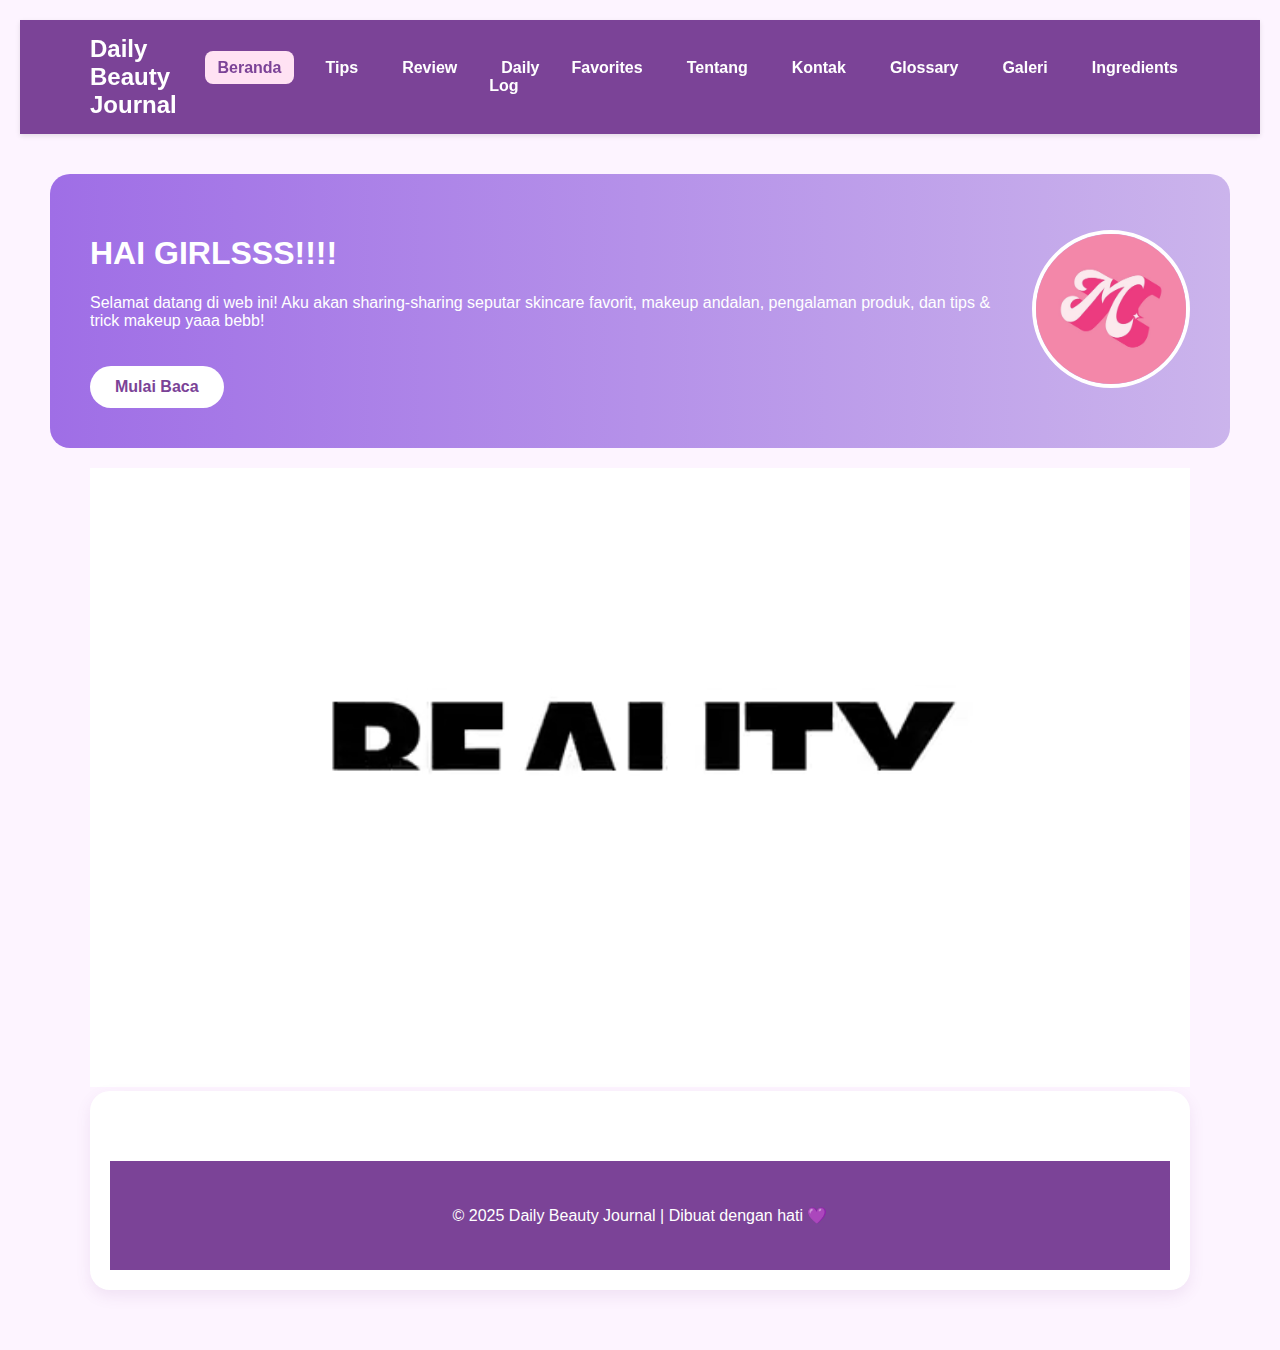
<file: index.html>
<!DOCTYPE html>
<html lang="id">
<head>
  <meta charset="UTF-8" />
  <meta name="viewport" content="width=device-width, initial-scale=1.0"/>
  <title>Daily Beauty Journal - Beranda</title>
  <link rel="stylesheet" href="style.css">
</head>
<body>
  <header>
    <div class="container">
      <div class="logo">Daily Beauty Journal</div>
      <nav>
          <ul>
              <li><a href="index.html" class="active">Beranda</a></li>
              <li><a href="tips.html">Tips</a></li>
              <li><a href="riview.html">Review</a></li>
              <li><a href="daily log.html">Daily Log</a></li>
              <li><a href="favorite.html">Favorites</a></li>
              <li><a href="tentang.html">Tentang</a></li>
              <li><a href="kontak.html">Kontak</a></li>
              <li><a href="glossary.html">Glossary</a></li>
              <li><a href="galeri.html">Galeri</a></li>
              <Li><a href="ingredients.html">Ingredients</a></Li>
          </ul>
      </nav>
    </div>
  </header>

  <main>
    <section class="hero">
      <div class="container">
        <div class="hero-content">
          <h1>HAI GIRLSSS!!!!</h1>
          <p>Selamat datang di web ini! Aku akan sharing-sharing seputar skincare favorit, makeup andalan, pengalaman produk, dan tips & trick makeup yaaa bebb!</p>
          <a href="daily log.html" class="button">Mulai Baca</a>
        </div>
        <div class="hero-image">
          <img src="aset/logoM.jpeg" alt="Avatar">
        </div>
      </div>
    </section>

    <div class="container">
      <h></h></h2>
<video autoplay loop muted playsinline width="100%">
  <source src="aset/vidio web 11.mp4" type="video/mp4">
</video>


      <div class="content-grid">
        <div class="card favorite-item">
         

  <footer>
    <div class="container">
      <p>© 2025 Daily Beauty Journal | Dibuat dengan hati 💜</p>
    </div>
  </footer>
</body>
</html>
</file>
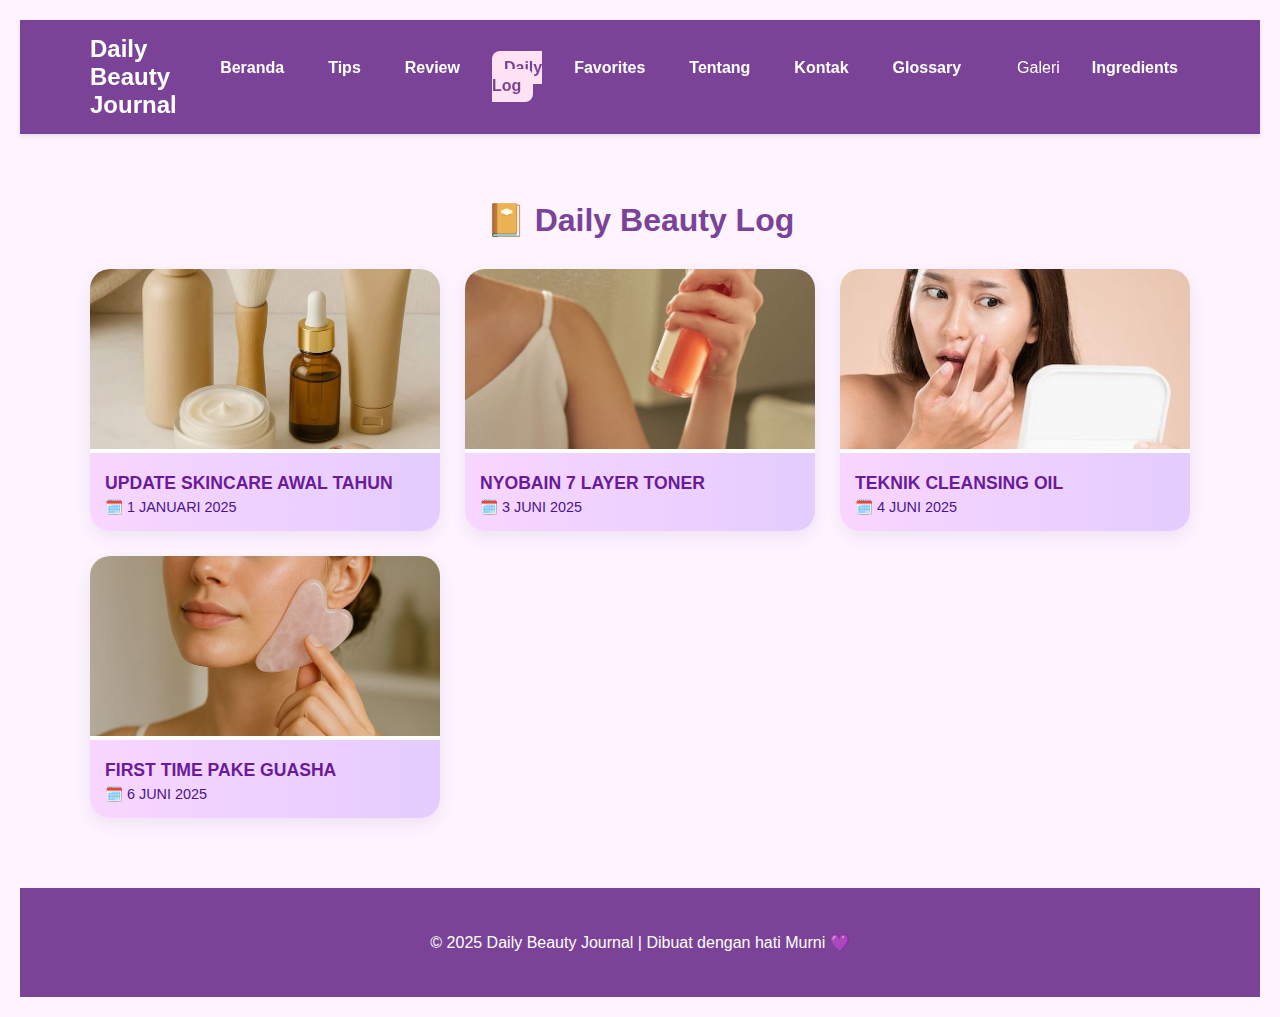
<file: daily log.html>
<!DOCTYPE html>
<html lang="id">
<head>
  <meta charset="UTF-8">
  <meta name="viewport" content="width=device-width, initial-scale=1.0">
  <title>Daily Log - Daily Beauty Journal</title>
  <link rel="stylesheet" href="style.css">
</head>
<body>
  <header>
    <div class="container">
      <div class="logo">Daily Beauty Journal</div>
      <nav>
          <ul>
            <li><a href="index.html">Beranda</a></li>
            <li><a href="tips.html">Tips</a></li>
            <li><a href="riview.html">Review</a></li>
            <li><a href="daily log.html" class="active">Daily Log</a></li>
            <li><a href="favorite.html">Favorites</a></li>
            <li><a href="tentang.html">Tentang</a></li>
            <li><a href="kontak.html">Kontak</a></li>
            <li><a href="glossary.html">Glossary</a></li>
            <li><a href="galeri.html"></a>Galeri</li>
            <li><A href="ingredients.html">Ingredients</a></li>
          </ul>
      </nav>
    </div>
  </header>

  <main class="container">
    <h2>📔 Daily Beauty Log</h2>
    <div class="content-grid">
      <div class="card" onclick="openModal('log1')">
        <img src="aset/skincare awal tahun dl.jpg" alt="Log 1">
        <div class="card-info"><h4>UPDATE SKINCARE AWAL TAHUN</h4><div class="date">🗓️ 1 JANUARI 2025</div></div>
      </div>
      <div class="card" onclick="openModal('log2')">
        <img src="aset/teknik toner 7 lapis.jpg" alt="Log 2">
        <div class="card-info"><h4>NYOBAIN 7 LAYER TONER</h4><div class="date">🗓️ 3 JUNI 2025</div></div>
      </div>
      <div class="card" onclick="openModal('log3')">
        <img src="aset/cleansing oil teknik.jpg" alt="Log 3">
        <div class="card-info"><h4>TEKNIK CLEANSING OIL</h4><div class="date">🗓️ 4 JUNI 2025</div></div>
      </div>
      <div class="card" onclick="openModal('log4')">
        <img src="aset/guasha.jpeg" alt="Log 4">
        <div class="card-info"><h4>FIRST TIME PAKE GUASHA</h4><div class="date">🗓️ 6 JUNI 2025</div></div>
      </div>
    </div>
  </main>

  <footer>
    <div class="container">
      <p>© 2025 Daily Beauty Journal | Dibuat dengan hati Murni 💜</p>
    </div>
  </footer>

  <div id="log1" class="modal"><div class="modal-content"><span class="close-btn" onclick="closeModal('log1')">&times;</span><h3>Update Skincare Awal Tahun</h3><p>Kulitku tiba-tiba semakin kering, jadi harus ganti produk dari brightening ke hydrating dulu. Produk yang aku pakai: ✨Wardah Hydra Rose, ✨Azarine Hydramax Serum, ✨Hatomugi Skin Conditioning, ✨2 hari sekali pakai sheetmask. Aku update 2 minggu lagi ya, ini udah jalan 3 hari dan sudah membaik.</p></div></div>
  <div id="log2" class="modal"><div class="modal-content"><span class="close-btn" onclick="closeModal('log2')">&times;</span><h3>Nyobain Teknik Toner 7 Layer</h3><p>Karena aku dry skin, tertarik banget nyobain ini pakai 💦HATOMUGI SKIN CONDITIONER. Yang aku rasain sih udah pasti jadi lembab banget dan glowing. Tapi ini bakalan aku pakai lagi kalau kulit lagi bener-bener kering aja, karena kalau setiap hari cukup makan waktu dan khawatir overmoist.</p></div></div>
  <div id="log3" class="modal"><div class="modal-content"><span class="close-btn" onclick="closeModal('log3')">&times;</span><h3>Teknik Mengeluarkan Komedo dengan Cleansing Oil</h3><p>Aku coba pakai cleansing oil ✨Hadalabo. Aku pijat di wajah sekitar 4-5 menitan, dan BOOM beneran keluar komedo kecil-kecil mirip wijen! Terutama di hidung dan dagu. Setelah pemakaian, kulit jadi bersih dan halus. Tapi besok paginya timbul beberapa jerawat di jidat. Masih cari tahu kenapa, akan ku-update lagi.</p></div></div>
  <div id="log4" class="modal"><div class="modal-content"><span class="close-btn" onclick="closeModal('log4')">&times;</span><h3>First Time Pakai Guasha</h3><p>Aku FOMO lihat influencer, akhirnya beli guasha murah di Shopee. Aku coba pakai face oil dan tutorial YouTube. Rasanya enak, rileks, dan bikin skincare meresap. Setelah cari tahu, guasha bukan menaikkan wajah, tapi lebih ke melancarkan peredaran darah, sehingga wajah terlihat lebih segar.</p></div></div>

  <script>function openModal(id){document.getElementById(id).style.display='flex'}function closeModal(id){document.getElementById(id).style.display='none'}</script>
</body>
</html>
</file>
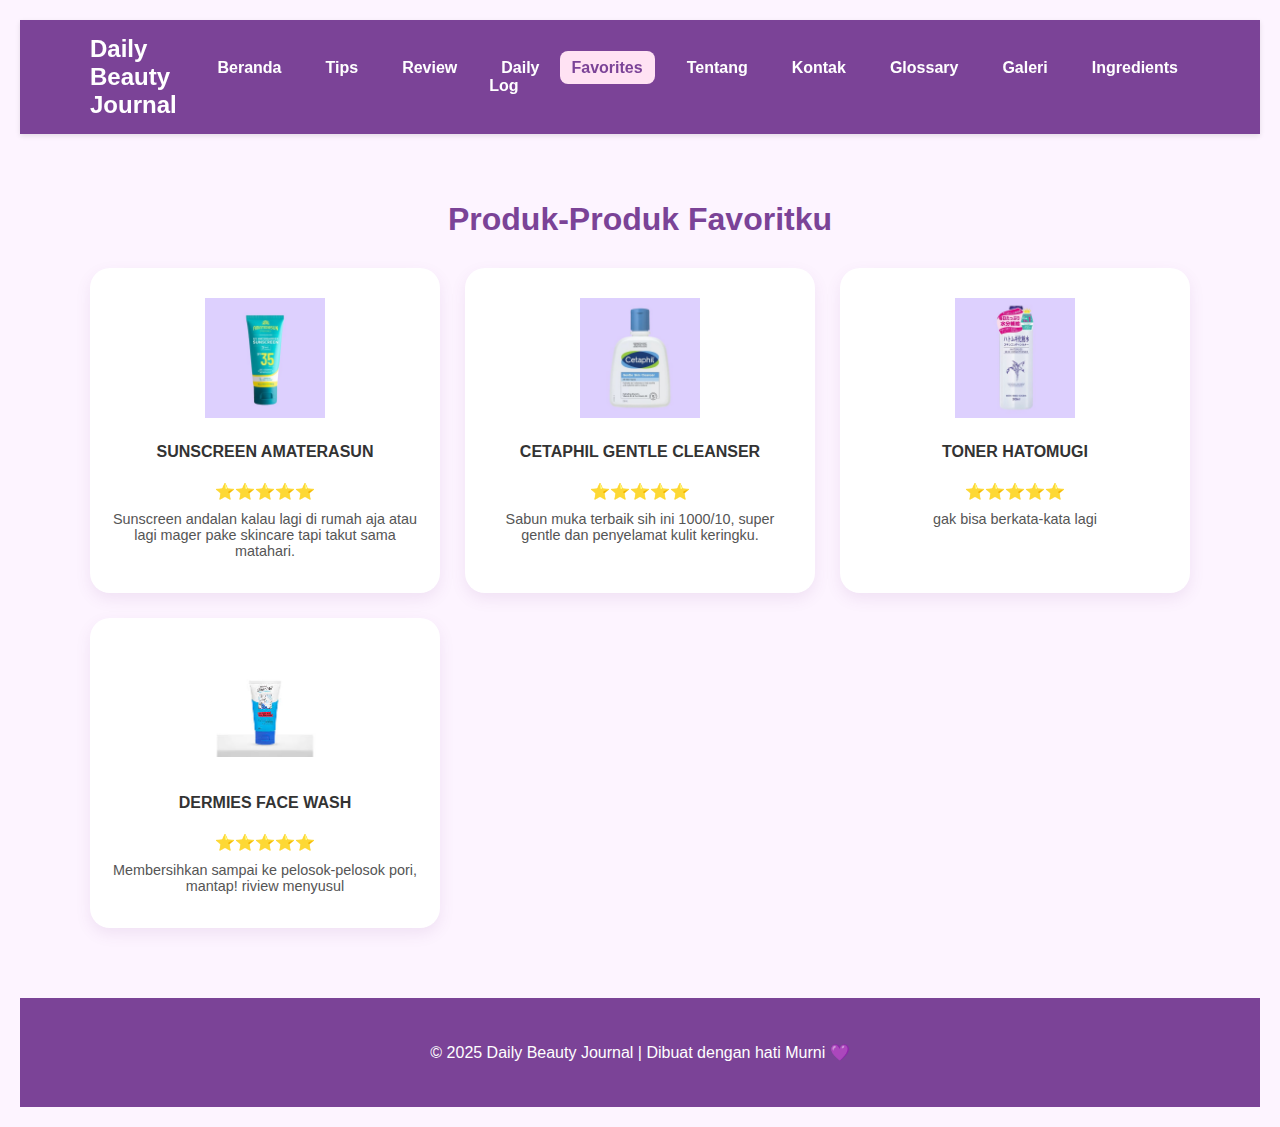
<file: favorite.html>
<!DOCTYPE html>
<html lang="id">
<head>
    <meta charset="UTF-8">
    <meta name="viewport" content="width=device-width, initial-scale=1.0">
    <title>Favorites - Daily Beauty Journal</title>
    <link rel="stylesheet" href="style.css">
</head>
<body>
    <header>
        <div class="container">
          <div class="logo">Daily Beauty Journal</div>
          <nav>
              <ul>
                <li><a href="index.html">Beranda</a></li>
                <li><a href="tips.html">Tips</a></li>
                <li><a href="riview.html">Review</a></li>
                <li><a href="daily log.html">Daily Log</a></li>
                <li><a href="favorite.html" class="active">Favorites</a></li>
                <li><a href="tentang.html">Tentang</a></li>
                <li><a href="kontak.html">Kontak</a></li>
                <li><a href="glossary.html">Glossary</a></li>
                <li><a href="galeri.html">Galeri</a></li>
                <li><a href="ingredients.html">Ingredients</a></li>
              </ul>
          </nav>
        </div>
    </header>

    <main class="container">
        <h2>Produk-Produk Favoritku</h2>
        <div class="content-grid">
            <div class="card favorite-item">
                <img src="aset/amaterasun u.jpg" alt="sunscreen">
                <h4>SUNSCREEN AMATERASUN</h4>
                <div class="rating">⭐⭐⭐⭐⭐</div>
                <p class="reason">Sunscreen andalan kalau lagi di rumah aja atau lagi mager pake skincare tapi takut sama matahari.</p>
            </div>
            <div class="card favorite-item">
                <img src="aset/cetaphil.u.jpg" alt="Facewash">
                <h4>CETAPHIL GENTLE CLEANSER</h4>
                <div class="rating">⭐⭐⭐⭐⭐</div>
                <p class="reason">Sabun muka terbaik sih ini 1000/10, super gentle dan penyelamat kulit keringku.</p>
            </div>
            <div class="card favorite-item">
                <img src="aset/hatomugi  toner.jpg" alt="Serum">
                <h4>TONER HATOMUGI</h4>
                <div class="rating">⭐⭐⭐⭐⭐</div>
                <p class="reason">gak bisa berkata-kata lagi</p>
            </div>
            <div class="card favorite-item">
                <img src="aset/dermies by erha.jpeg" alt="Serum">
                <h4>DERMIES FACE WASH</h4>
                <div class="rating">⭐⭐⭐⭐⭐</div>
                <p class="reason">Membersihkan sampai ke pelosok-pelosok pori, mantap! riview menyusul</p>
            </div>
        </div>
    </main>

    <footer>
        <div class="container">
            <p>© 2025 Daily Beauty Journal | Dibuat dengan hati Murni 💜</p>
        </div>
    </footer>
</body>
</html>
</file>
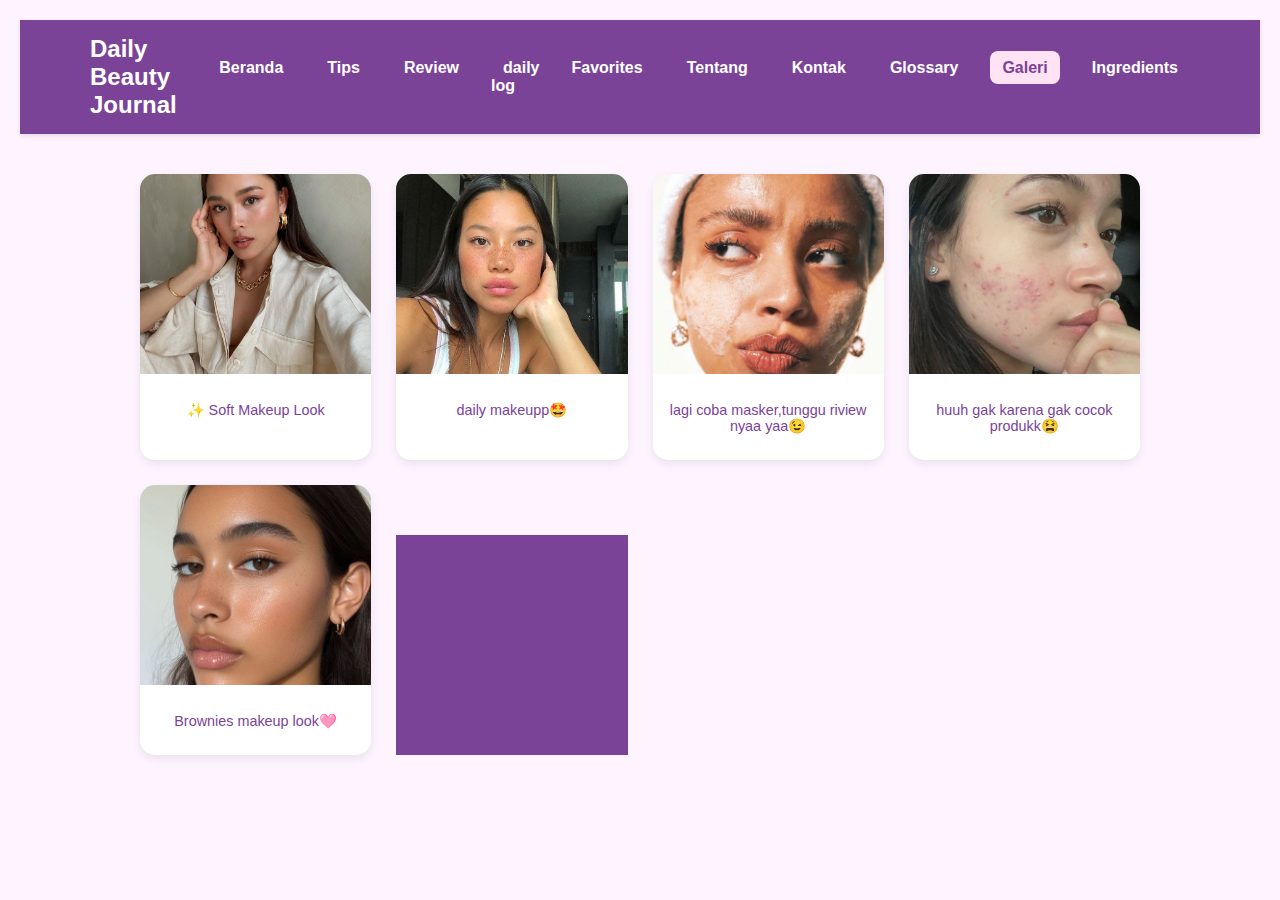
<file: galeri.html>
<!DOCTYPE html>
<html lang="id">
<head>
  <meta charset="UTF-8">
  <meta name="viewport" content="width=device-width, initial-scale=1.0">
  <title>Daily Log - Daily Beauty Journal</title>
  <link rel="stylesheet" href="style.css">
</head>
<body>
  <header>
    <div class="container">
      <div class="logo">Daily Beauty Journal</div>
      <nav>
          <ul>
            <li><a href="index.html">Beranda</a></li>
            <li><a href="tips.html">Tips</a></li>
            <li><a href="riview.html">Review</a></li>
            <li><a href="daily log.html">daily log </a></li>
            <li><a href="favorite.html">Favorites</a></li>
            <li><a href="tentang.html">Tentang</a></li>
            <li><a href="kontak.html">Kontak</a></li>
            <li><a href="glossary.html">Glossary</a></li>
            <li><a href="galeri.html" class="active">Galeri</a></li>
            <li><a href="ingredients.html">Ingredients</a></li>
          </ul>
      </nav>
    </div>
  </header>
<div class="galeri-container">
  <div class="galeri-item">
    <img src="aset/soft makeup.jpg" alt="Soft Makeup Look">
    <p class="caption">✨ Soft Makeup Look</p>
  </div>

  <div class="galeri-item">
    <img src="aset/daily makeup galeri.jpg" alt="Toner dan Serum Favorit">
    <p class="caption">daily makeupp🤩</p>
  </div>

  <div class="galeri-item">
    <img src="aset/clay mask.jpg" alt="Tools Makeup">
    <p class="caption">lagi coba masker,tunggu riview nyaa yaa😉</p>
  </div>

  <div class="galeri-item">
    <img src="aset/lagi jerawat.jpg" alt="Tools Makeup">
    <p class="caption">huuh gak karena  gak cocok produkk😫</p>
  </div>

  <div class="galeri-item">
    <img src="aset/browniess makeup galeri.jpg" alt="makeup">
    <p class="caption">Brownies makeup look🩷</p>
  </div>
  
<footer>
</footer>
</html>
</file>
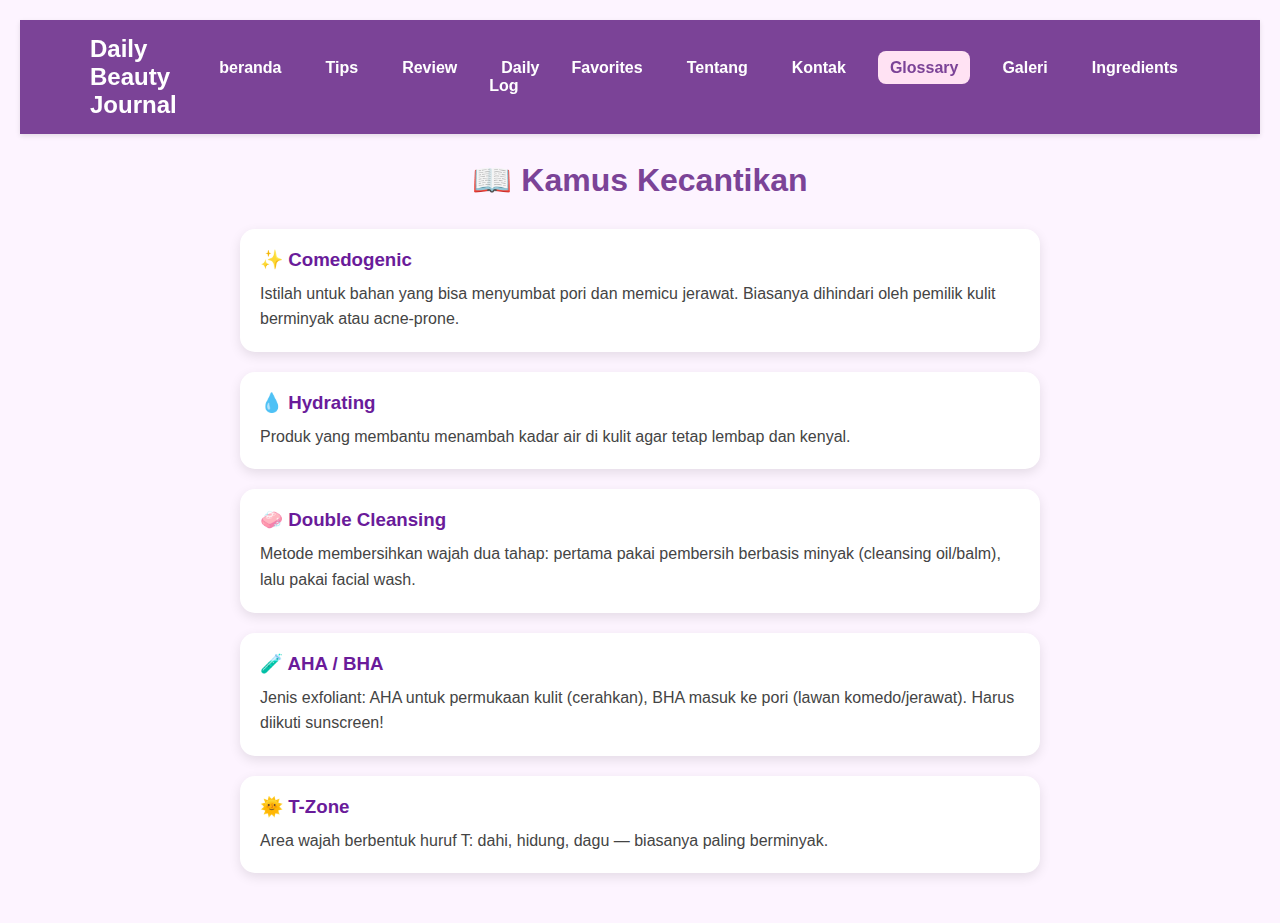
<file: glossary.html>
<!DOCTYPE html>
<html lang="id">
<head>
  <meta charset="UTF-8">
  <meta name="viewport" content="width=device-width, initial-scale=1.0">
  <title>Kamus Kecantikan</title>
  <link rel="stylesheet" href="style.css">
</head>
<body>
    <body>
  <header>
    <div class="container">
      <div class="logo">Daily Beauty Journal</div>
      <nav>
          <ul>
              <li><a href="index.html">beranda</a></li>
              <li><a href="tips.html">Tips</a></li>
              <li><a href="riview.html">Review</a></li>
              <li><a href="daily log.html">Daily Log</a></li>
              <li><a href="favorite.html">Favorites</a></li>
              <li><a href="tentang.html">Tentang</a></li>
              <li><a href="kontak.html">Kontak</a></li>
              <li><a href="glossary.html" class="active">Glossary</a></li>
              <li><a href="galeri.html">Galeri</a></li>
              <li><a href="ingredients.html">Ingredients</a></li>
          </ul>
      </nav>
    </div>
  </header>
  <h2>📖 Kamus Kecantikan</h2>
  <div class="glossary-container">
    <div class="term-box">
      <h3>✨ Comedogenic</h3>
      <p>Istilah untuk bahan yang bisa menyumbat pori dan memicu jerawat. Biasanya dihindari oleh pemilik kulit berminyak atau acne-prone.</p>
    </div>

    <div class="term-box">
      <h3>💧 Hydrating</h3>
      <p>Produk yang membantu menambah kadar air di kulit agar tetap lembap dan kenyal.</p>
    </div>

    <div class="term-box">
      <h3>🧼 Double Cleansing</h3>
      <p>Metode membersihkan wajah dua tahap: pertama pakai pembersih berbasis minyak (cleansing oil/balm), lalu pakai facial wash.</p>
    </div>

    <div class="term-box">
      <h3>🧪 AHA / BHA</h3>
      <p>Jenis exfoliant: AHA untuk permukaan kulit (cerahkan), BHA masuk ke pori (lawan komedo/jerawat). Harus diikuti sunscreen!</p>
    </div>

    <div class="term-box">
      <h3>🌞 T-Zone</h3>
      <p>Area wajah berbentuk huruf T: dahi, hidung, dagu — biasanya paling berminyak.</p>
    </div>
  </div>
</body>
</html>
</file>
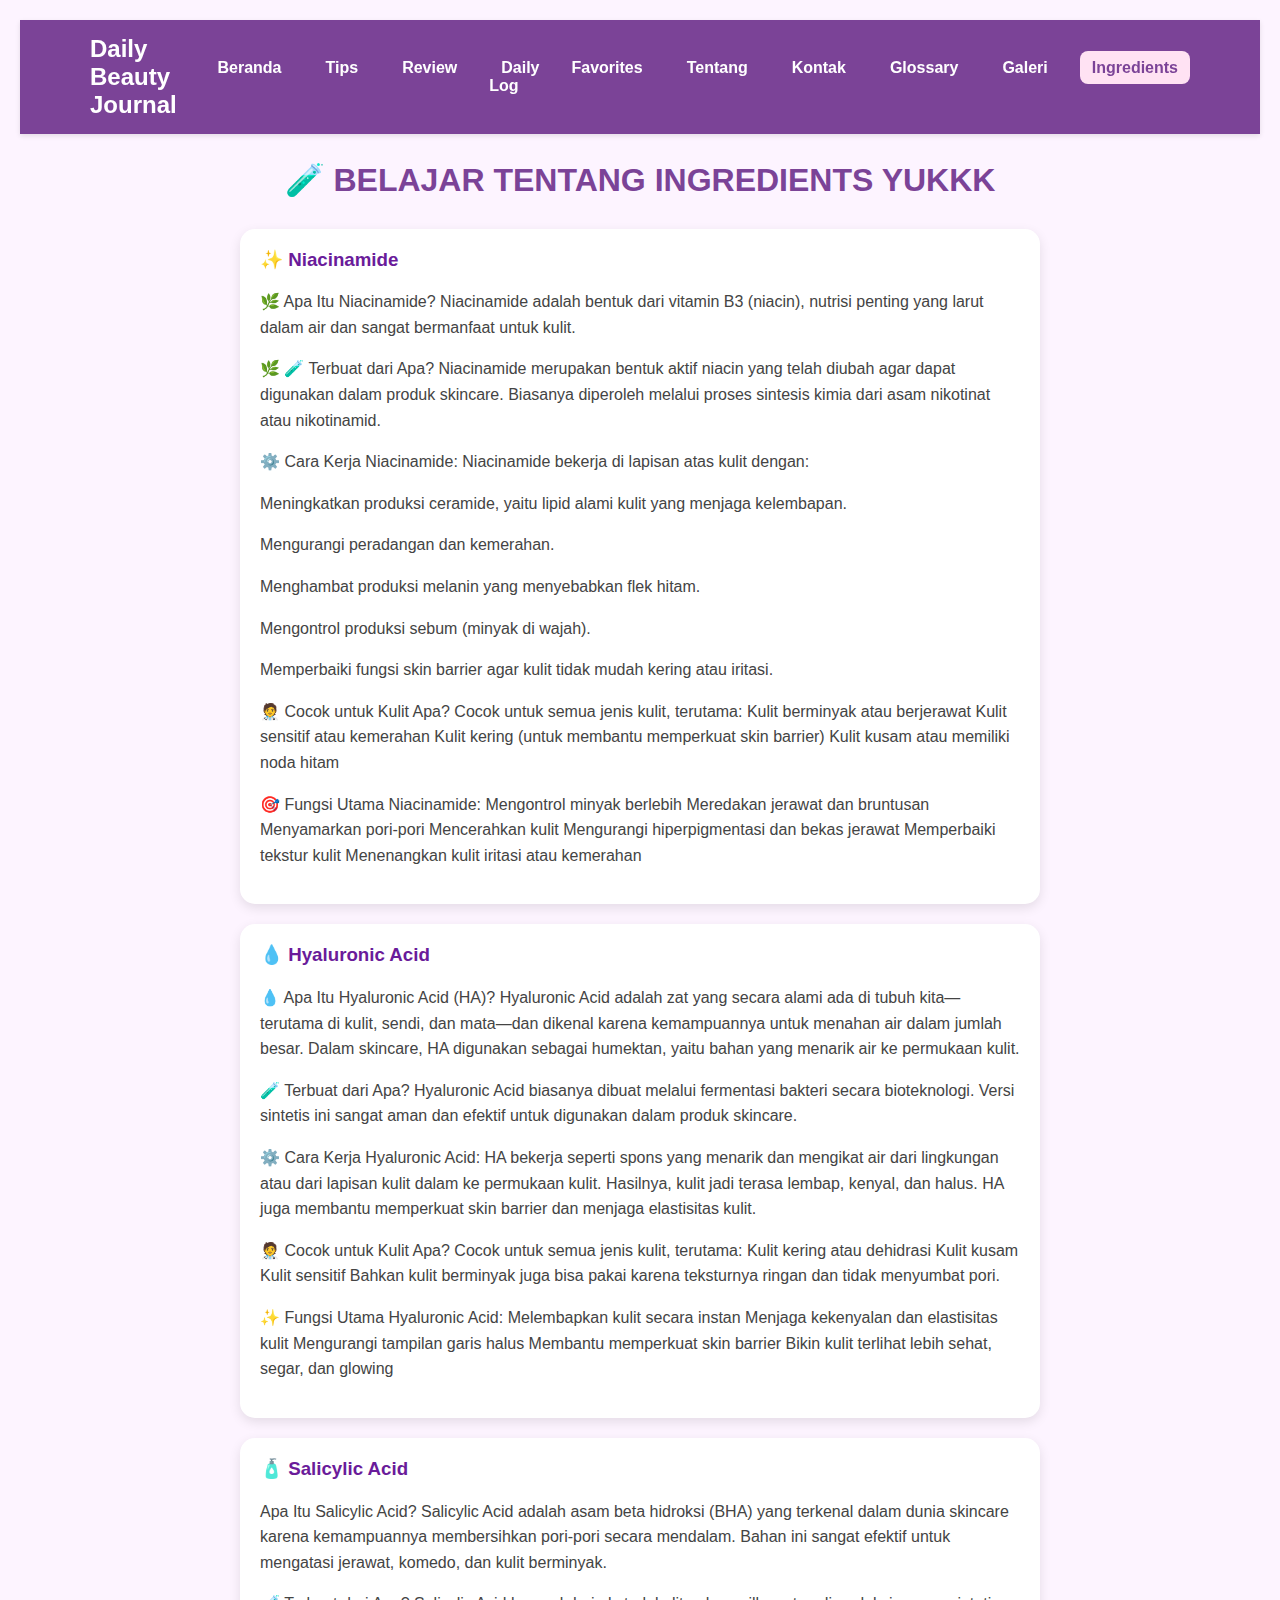
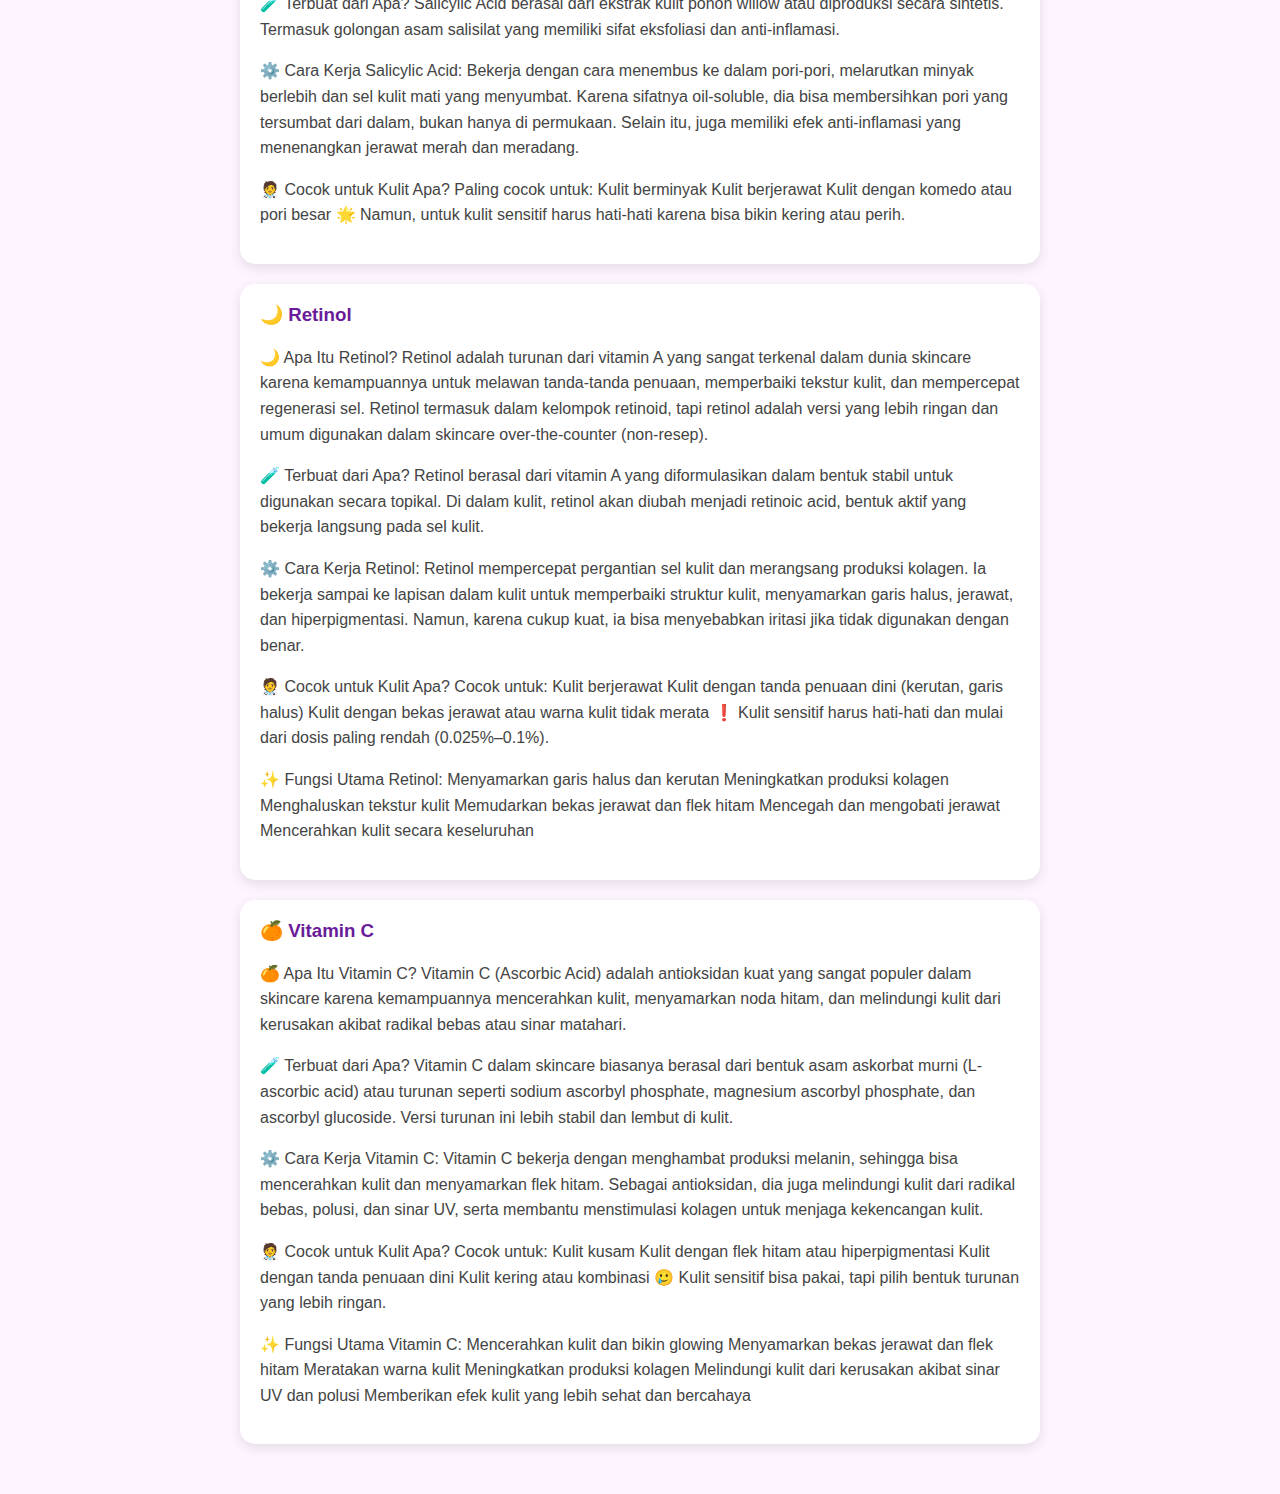
<file: ingredients.html>
<!DOCTYPE html>
<html lang="id">
<head>
  <meta charset="UTF-8">
  <meta name="viewport" content="width=device-width, initial-scale=1.0">
  <title>Ingredients Skincare</title>
  <link rel="stylesheet" href="style.css">
</head>
<body>
  <header>
    <div class="container">
      <div class="logo">Daily Beauty Journal</div>
      <nav>
          <ul>
              <li><a href="index.html">Beranda</a></li>
              <li><a href="tips.html">Tips</a></li>
              <li><a href="riview.html">Review</a></li>
              <li><a href="daily log.html">Daily Log</a></li>
              <li><a href="favorite.html">Favorites</a></li>
              <li><a href="tentang.html">Tentang</a></li>
              <li><a href="kontak.html">Kontak</a></li>
              <li><a href="glossary.html">Glossary</a></li>
              <li><a href="galeri.html">Galeri</a></li>
              <li><a href="ingredients.html" class="active">Ingredients</a></li>


          </ul>
      </nav>
    </div>
  </header>

  <h2>🧪 BELAJAR TENTANG INGREDIENTS YUKKK</h2>
  <div class="ingredients-container">
    <div class="ingredient-box">
      <h3>✨ Niacinamide</h3>
      <p>🌿 Apa Itu Niacinamide?
Niacinamide adalah bentuk dari vitamin B3 (niacin), nutrisi penting yang larut dalam air dan sangat bermanfaat untuk kulit.</p>
<p>🌿 🧪 Terbuat dari Apa?
Niacinamide merupakan bentuk aktif niacin yang telah diubah agar dapat digunakan dalam produk skincare. Biasanya diperoleh melalui proses sintesis kimia dari asam nikotinat atau nikotinamid.</p>
<p>⚙️ Cara Kerja Niacinamide:
Niacinamide bekerja di lapisan atas kulit dengan:
<p>Meningkatkan produksi ceramide, yaitu lipid alami kulit yang menjaga kelembapan.</p>
<p>Mengurangi peradangan dan kemerahan.</p>
<p>Menghambat produksi melanin yang menyebabkan flek hitam.</p>
<p>Mengontrol produksi sebum (minyak di wajah).</p>
<p>Memperbaiki fungsi skin barrier agar kulit tidak mudah kering atau iritasi.</p>
<p>🧑‍⚕️ Cocok untuk Kulit Apa?
Cocok untuk semua jenis kulit, terutama:

Kulit berminyak atau berjerawat

Kulit sensitif atau kemerahan

Kulit kering (untuk membantu memperkuat skin barrier)

Kulit kusam atau memiliki noda hitam</p>
<p>🎯 Fungsi Utama Niacinamide:
Mengontrol minyak berlebih

Meredakan jerawat dan bruntusan

Menyamarkan pori-pori

Mencerahkan kulit

Mengurangi hiperpigmentasi dan bekas jerawat

Memperbaiki tekstur kulit

Menenangkan kulit iritasi atau kemerahan</p>
    </div>

    <div class="ingredient-box">
      <h3>💧 Hyaluronic Acid</h3>
      <p>💧 Apa Itu Hyaluronic Acid (HA)?
Hyaluronic Acid adalah zat yang secara alami ada di tubuh kita—terutama di kulit, sendi, dan mata—dan dikenal karena kemampuannya untuk menahan air dalam jumlah besar. Dalam skincare, HA digunakan sebagai humektan, yaitu bahan yang menarik air ke permukaan kulit.
</p>
<p>🧪 Terbuat dari Apa?
Hyaluronic Acid biasanya dibuat melalui fermentasi bakteri secara bioteknologi. Versi sintetis ini sangat aman dan efektif untuk digunakan dalam produk skincare.</p>
<p>⚙️ Cara Kerja Hyaluronic Acid:
HA bekerja seperti spons yang menarik dan mengikat air dari lingkungan atau dari lapisan kulit dalam ke permukaan kulit. Hasilnya, kulit jadi terasa lembap, kenyal, dan halus. HA juga membantu memperkuat skin barrier dan menjaga elastisitas kulit.</p>
<p>🧑‍⚕️ Cocok untuk Kulit Apa?
Cocok untuk semua jenis kulit, terutama:

Kulit kering atau dehidrasi

Kulit kusam

Kulit sensitif

Bahkan kulit berminyak juga bisa pakai karena teksturnya ringan dan tidak menyumbat pori.</p>
<p>✨ Fungsi Utama Hyaluronic Acid:
Melembapkan kulit secara instan

Menjaga kekenyalan dan elastisitas kulit

Mengurangi tampilan garis halus

Membantu memperkuat skin barrier

Bikin kulit terlihat lebih sehat, segar, dan glowing
</p>
</div>


    <div class="ingredient-box">
      <h3>🧴 Salicylic Acid</h3>
      <p>Apa Itu Salicylic Acid?
Salicylic Acid adalah asam beta hidroksi (BHA) yang terkenal dalam dunia skincare karena kemampuannya membersihkan pori-pori secara mendalam. Bahan ini sangat efektif untuk mengatasi jerawat, komedo, dan kulit berminyak.</p>
<p>🧪 Terbuat dari Apa?
Salicylic Acid berasal dari ekstrak kulit pohon willow atau diproduksi secara sintetis. Termasuk golongan asam salisilat yang memiliki sifat eksfoliasi dan anti-inflamasi.</p>
<p>⚙️ Cara Kerja Salicylic Acid:
Bekerja dengan cara menembus ke dalam pori-pori, melarutkan minyak berlebih dan sel kulit mati yang menyumbat. Karena sifatnya oil-soluble, dia bisa membersihkan pori yang tersumbat dari dalam, bukan hanya di permukaan. Selain itu, juga memiliki efek anti-inflamasi yang menenangkan jerawat merah dan meradang.</p>
<p>🧑‍⚕️ Cocok untuk Kulit Apa?
Paling cocok untuk:

Kulit berminyak

Kulit berjerawat

Kulit dengan komedo atau pori besar
🌟 Namun, untuk kulit sensitif harus hati-hati karena bisa bikin kering atau perih.</p>
    </div>


    <div class="ingredient-box">
      <h3>🌙 Retinol</h3>
      <p>🌙 Apa Itu Retinol?
Retinol adalah turunan dari vitamin A yang sangat terkenal dalam dunia skincare karena kemampuannya untuk melawan tanda-tanda penuaan, memperbaiki tekstur kulit, dan mempercepat regenerasi sel. Retinol termasuk dalam kelompok retinoid, tapi retinol adalah versi yang lebih ringan dan umum digunakan dalam skincare over-the-counter (non-resep).</p>
<p>🧪 Terbuat dari Apa?
Retinol berasal dari vitamin A yang diformulasikan dalam bentuk stabil untuk digunakan secara topikal. Di dalam kulit, retinol akan diubah menjadi retinoic acid, bentuk aktif yang bekerja langsung pada sel kulit.</p>
<p>⚙️ Cara Kerja Retinol:
Retinol mempercepat pergantian sel kulit dan merangsang produksi kolagen. Ia bekerja sampai ke lapisan dalam kulit untuk memperbaiki struktur kulit, menyamarkan garis halus, jerawat, dan hiperpigmentasi. Namun, karena cukup kuat, ia bisa menyebabkan iritasi jika tidak digunakan dengan benar.</p>
<p>🧑‍⚕️ Cocok untuk Kulit Apa?
Cocok untuk:

Kulit berjerawat

Kulit dengan tanda penuaan dini (kerutan, garis halus)

Kulit dengan bekas jerawat atau warna kulit tidak merata
❗ Kulit sensitif harus hati-hati dan mulai dari dosis paling rendah (0.025%–0.1%).</p>
<p> ✨ Fungsi Utama Retinol:
Menyamarkan garis halus dan kerutan

Meningkatkan produksi kolagen

Menghaluskan tekstur kulit

Memudarkan bekas jerawat dan flek hitam

Mencegah dan mengobati jerawat

Mencerahkan kulit secara keseluruhan</p>
    </div>

    <div class="ingredient-box">
      <h3>🍊 Vitamin C</h3>
      <p>🍊 Apa Itu Vitamin C?
Vitamin C (Ascorbic Acid) adalah antioksidan kuat yang sangat populer dalam skincare karena kemampuannya mencerahkan kulit, menyamarkan noda hitam, dan melindungi kulit dari kerusakan akibat radikal bebas atau sinar matahari.</p>
<p>🧪 Terbuat dari Apa?
Vitamin C dalam skincare biasanya berasal dari bentuk asam askorbat murni (L-ascorbic acid) atau turunan seperti sodium ascorbyl phosphate, magnesium ascorbyl phosphate, dan ascorbyl glucoside. Versi turunan ini lebih stabil dan lembut di kulit.</p>
<p>⚙️ Cara Kerja Vitamin C:
Vitamin C bekerja dengan menghambat produksi melanin, sehingga bisa mencerahkan kulit dan menyamarkan flek hitam. Sebagai antioksidan, dia juga melindungi kulit dari radikal bebas, polusi, dan sinar UV, serta membantu menstimulasi kolagen untuk menjaga kekencangan kulit.</p>
<p>🧑‍⚕️ Cocok untuk Kulit Apa?
Cocok untuk:

Kulit kusam

Kulit dengan flek hitam atau hiperpigmentasi

Kulit dengan tanda penuaan dini

Kulit kering atau kombinasi
🥲 Kulit sensitif bisa pakai, tapi pilih bentuk turunan yang lebih ringan.</p>
<p>✨ Fungsi Utama Vitamin C:
Mencerahkan kulit dan bikin glowing

Menyamarkan bekas jerawat dan flek hitam

Meratakan warna kulit

Meningkatkan produksi kolagen

Melindungi kulit dari kerusakan akibat sinar UV dan polusi

Memberikan efek kulit yang lebih sehat dan bercahaya</p>


</div>
</body>
</html>
</file>
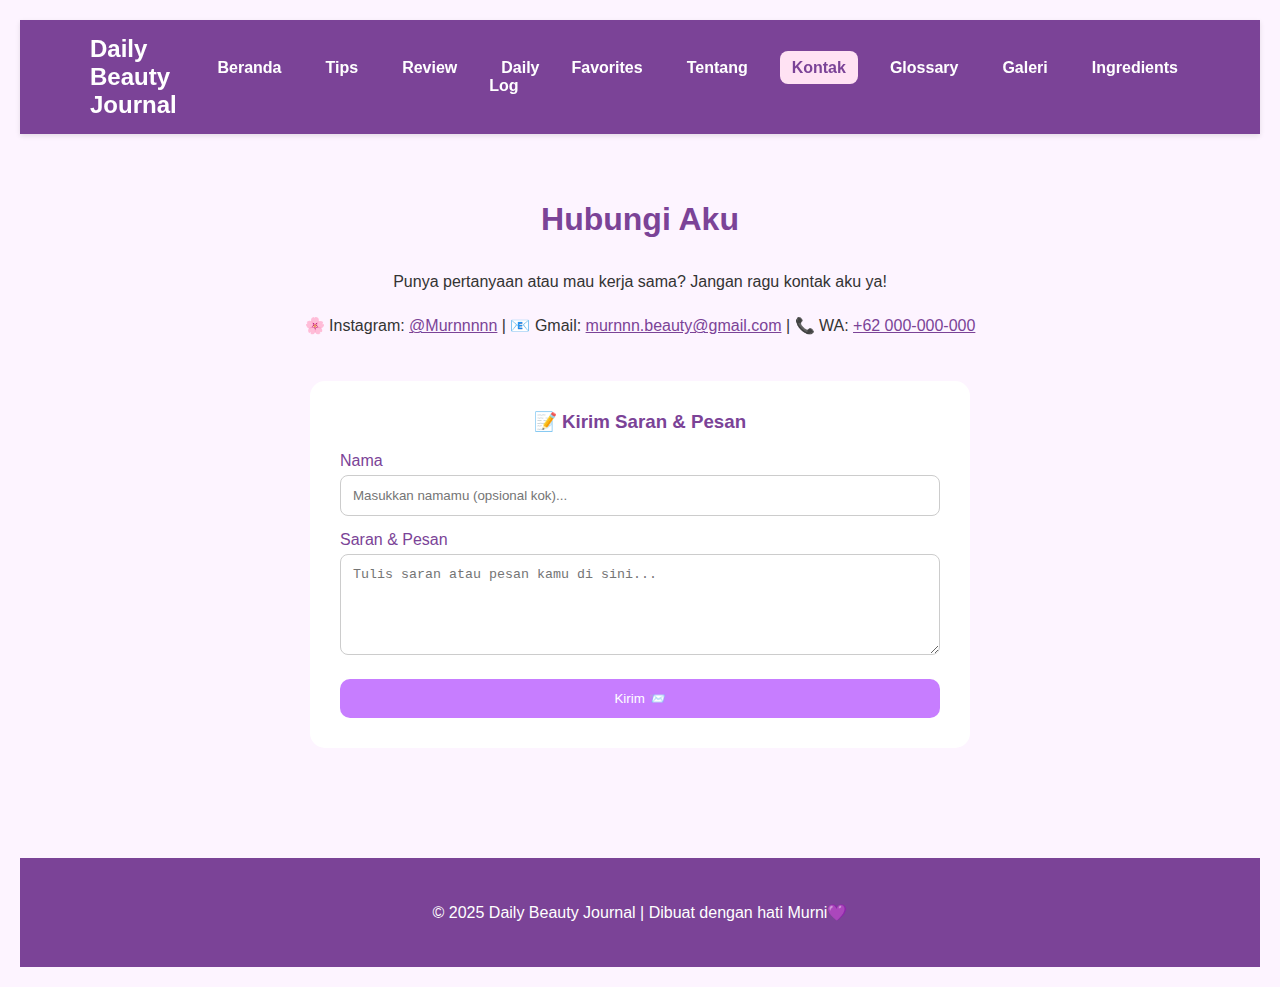
<file: kontak.html>
<!DOCTYPE html>
<html lang="id">
<head>
  <meta charset="UTF-8">
  <meta name="viewport" content="width=device-width, initial-scale=1.0">
  <title>Kontak - Daily Beauty Journal</title>
  <link rel="stylesheet" href="style.css">
</head>
<body>
  <header>
    <div class="container">
      <div class="logo">Daily Beauty Journal</div>
      <nav>
        <ul>
            <li><a href="index.html">Beranda</a></li>
            <li><a href="tips.html">Tips</a></li>
            <li><a href="riview.html">Review</a></li>
            <li><a href="daily log.html">Daily Log</a></li>
            <li><a href="favorite.html">Favorites</a></li>
            <li><a href="tentang.html">Tentang</a></li>
            <li><a href="kontak.html" class="active">Kontak</a></li>
            <li><a href="glossary.html">Glossary</a></li>
            <li><a href="galeri.html">Galeri</a></li>
            <li><a href="ingredients.html">Ingredients</a></li>
        </ul>
      </nav>
    </div>
  </header>

  <main class="container">
    <h2>Hubungi Aku</h2>
    <div class="sosmed">
      <p>Punya pertanyaan atau mau kerja sama? Jangan ragu kontak aku ya!</p>
      <p>🌸 Instagram: <a href="https://instagram.com/murnimakeup" target="_blank">@Murnnnnn</a> | 📧 Gmail: <a href="mailto:murni.beauty@gmail.com">murnnn.beauty@gmail.com</a> | 📞 WA: <a href="https://wa.me/6281234567890" target="_blank">+62 000-000-000</a></p>
    </div>
    <form class="kontak-form">
      <h3 style="text-align: center; color: #7b4397; margin-top: 0;">📝 Kirim Saran & Pesan</h3>
      <label for="nama2">Nama</label>
      <input type="text" id="nama2" name="nama2" placeholder="Masukkan namamu (opsional kok)...">
    
      <label for="pesan2">Saran & Pesan</label>
      <textarea id="pesan2" name="pesan2" rows="5" placeholder="Tulis saran atau pesan kamu di sini..." required></textarea>
    
      <button type="submit">Kirim 📨</button>
    </form>
  </main>
  
  <footer>
    <div class="container">
      <p>© 2025 Daily Beauty Journal | Dibuat dengan hati Murni💜</p>
    </div>
  </footer>
</body>
</html>
</file>
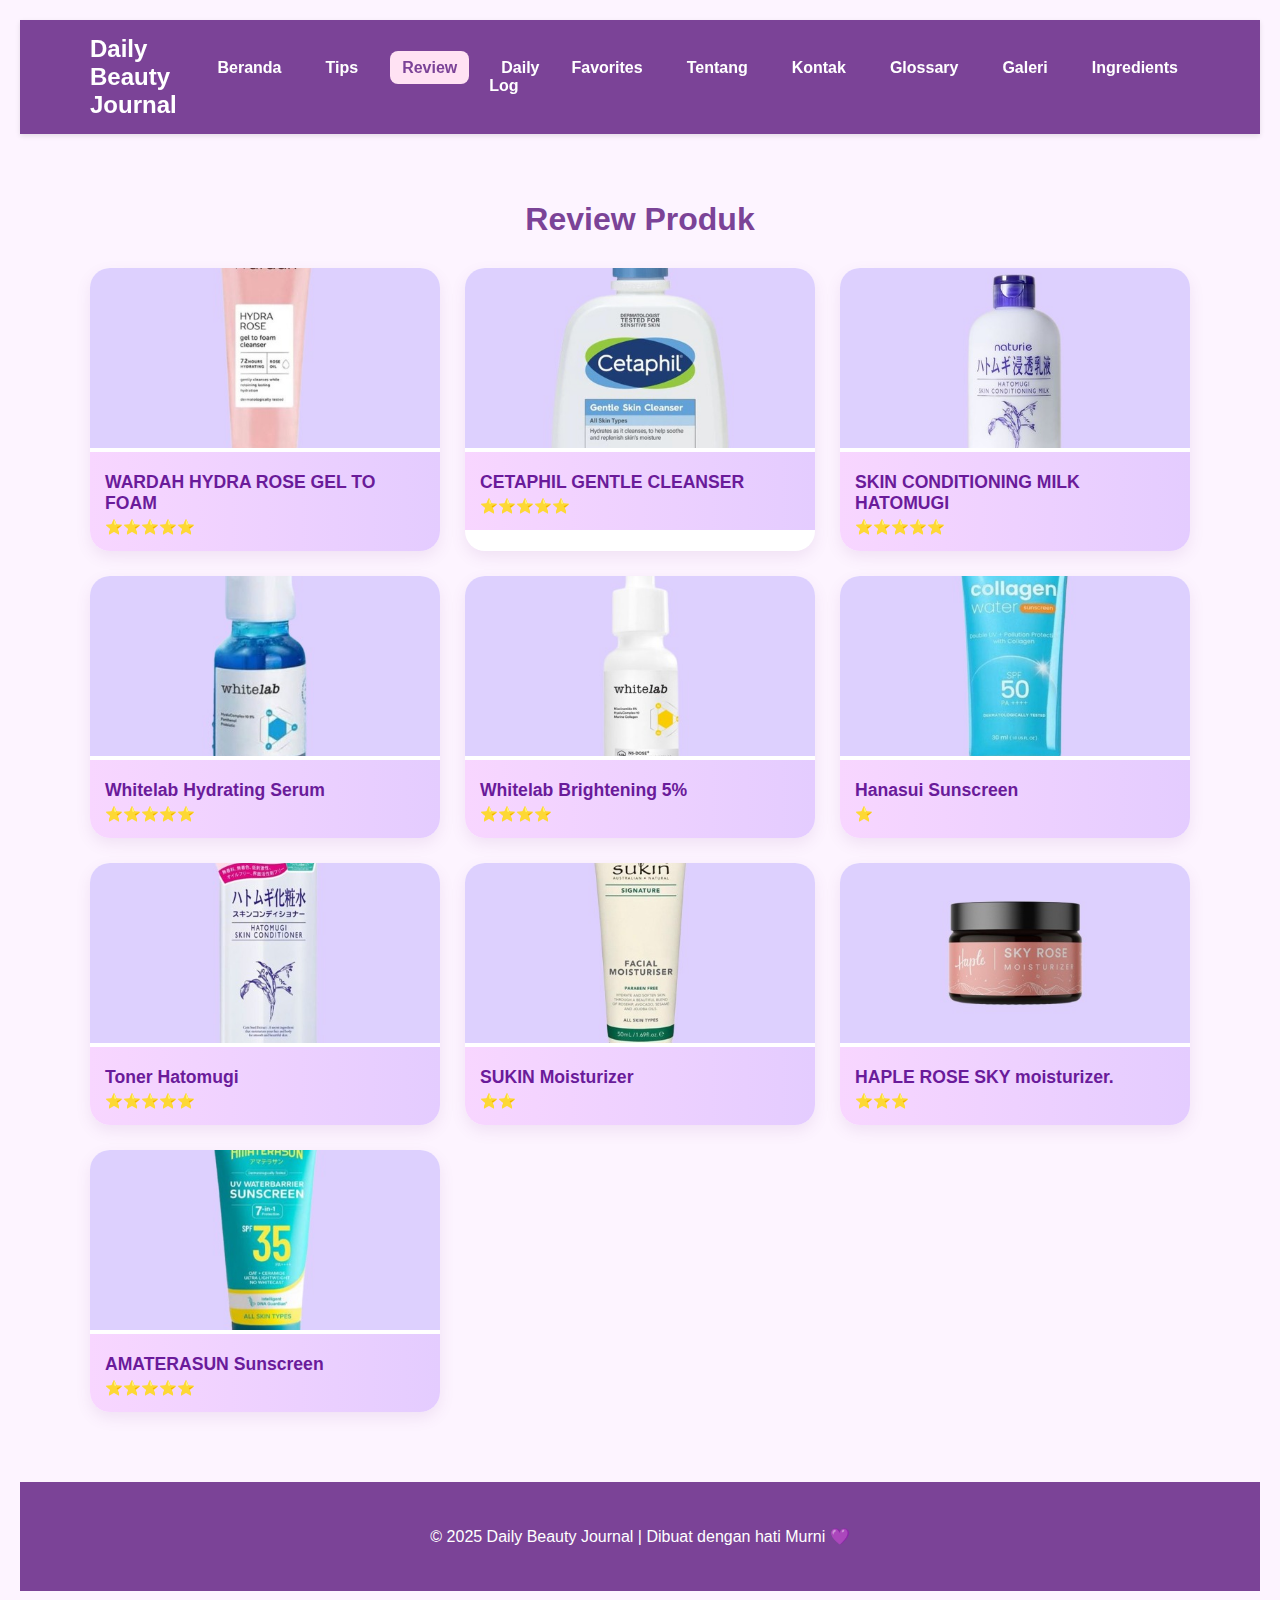
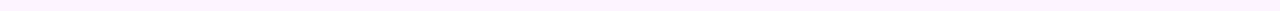
<file: riview.html>
<!DOCTYPE html>
<html lang="id">
<head>
  <meta charset="UTF-8">
  <meta name="viewport" content="width=device-width, initial-scale=1.0">
  <title>Review Produk - Daily Beauty Journal</title>
  <link rel="stylesheet" href="style.css">
</head>
<body>
  <header>
    <div class="container">
      <div class="logo">Daily Beauty Journal</div>
      <nav>
          <ul>
            <li><a href="index.html">Beranda</a></li>
            <li><a href="tips.html">Tips</a></li>
            <li><a href="riview.html" class="active">Review</a></li>
            <li><a href="daily log.html">Daily Log</a></li>
            <li><a href="favorite.html">Favorites</a></li>
            <li><a href="tentang.html">Tentang</a></li>
            <li><a href="kontak.html">Kontak</a></li>
            <li><a href="glossary.html">Glossary</a></li>
            <li><a href="galeri.html">Galeri</a></li>
            <li><a href="ingredients.html">Ingredients</a></li>
          </ul>
      </nav>
    </div>
  </header>

  <main class="container">
    <h2>Review Produk</h2>
    <div class="content-grid">
        <div class="card" onclick="openModal('skincare1')"><img src="aset/facewash wardah u.jpg" alt="wardah hydra rose"><div class="card-info"><h4>WARDAH HYDRA ROSE GEL TO FOAM</h4><div class="rating">⭐⭐⭐⭐⭐</div></div></div>
        <div class="card" onclick="openModal('skincare2')"><img src="aset/cetaphil.u.jpg" alt="CETAPHIL"><div class="card-info"><h4>CETAPHIL GENTLE CLEANSER</h4><div class="rating">⭐⭐⭐⭐⭐</div></div></div>
        <div class="card" onclick="openModal('skincare3')"><img src="aset/moist  hatomugi u.jpg" alt="moisturaizer hatomugi "><div class="card-info"><h4>SKIN CONDITIONING MILK HATOMUGI</h4><div class="rating">⭐⭐⭐⭐⭐</div></div></div>
        <div class="card" onclick="openModal('skincare4')"><img src="aset/serum whitelab hydrating u.jpg" alt="whiteklab serum"><div class="card-info"><h4>Whitelab Hydrating Serum</h4><div class="rating">⭐⭐⭐⭐⭐</div></div></div>
        <div class="card" onclick="openModal('skincare5')"><img src="aset/whitelab brightening.jpg" alt="whitelab serum brigtening"><div class="card-info"><h4>Whitelab Brightening 5%</h4><div class="rating">⭐⭐⭐⭐</div></div></div>
        <div class="card" onclick="openModal('skincare6')"><img src="aset/hanasui ss.jpg" alt="Hanasui sunscreen"><div class="card-info"><h4>Hanasui Sunscreen</h4><div class="rating">⭐</div></div></div>
        <div class="card" onclick="openModal('skincare7')"><img src="aset/hatomugi  toner.jpg" alt="toner hatomugi"><div class="card-info"><h4>Toner Hatomugi</h4><div class="rating">⭐⭐⭐⭐⭐</div></div></div>
        <div class="card" onclick="openModal('skincare8')"><img src="aset/sukin u.jpg" alt="sukin"><div class="card-info"><h4>SUKIN Moisturizer</h4><div class="rating">⭐⭐</div></div></div>
        <div class="card" onclick="openModal('skincare9')"><img src="aset/haple mois  u.jpg" alt="haple  moisturizer"><div class="card-info"><h4>HAPLE ROSE SKY moisturizer.</h4><div class="rating">⭐⭐⭐</div></div></div>
        <div class="card" onclick="openModal('skincare10')"><img src="aset/amaterasun u.jpg" alt="Implora Midnight Serum"><div class="card-info"><h4>AMATERASUN Sunscreen</h4><div class="rating">⭐⭐⭐⭐⭐</div></div></div>
    </div>
  </main>

  <footer>
    <div class="container">
      <p>© 2025 Daily Beauty Journal | Dibuat dengan hati Murni 💜</p>
    </div>
  </footer>

  <div id="skincare1" class="modal"><div class="modal-content"><span class="close-btn" onclick="closeModal('skincare1')">&times;</span><h3>WARDAH HYDRA ROSE GEL TO FOAM</h3>
    <p>Face wash afforadable gak bikin dompet dan kulit ketarik.</p>
  <p>Hero ingredients : 🌸Rose oil 
  <p> ingredients : Aqua, Glycerin, Sodium Cocoyl Isethionate, Acrylates Copolymer, Cocamidopropyl Betaine, Sodium Methyl Cocoyl Taurate, PEG-7 Glyceryl Cocoate, PEG-40 Hydrogenated Castor Oil, Rosa Damascena Flower Oil, Fragrance, Phenoxyethanol, Ethylhexylglycerin, Disodium EDTA</p>
  </p>
  <p> 🧪 Tekstur & Aroma:
Awalnya gel bening → berubah jadi busa lembut.
Wangi bunga mawar yang ringan dan calming.
Tidak meninggalkan rasa ketarik</p>
<p>cocok untuk kulit : dry skin,normal skin,sensitif skin,</p>
<p> 💸40.000/100ml</p>
  </div></div> 
  <div id="skincare2" class="modal"><div class="modal-content"><span class="close-btn" onclick="closeModal('skincare2')">&times;</span><h3>CETAPHIL GENTLE CLEANSER</h3>
    <p>Kalau kamu lagi cari face wash yang lembut banget di kulit, tanpa banyak drama, dan cocok buat kulit sensitif, Cetaphil Gentle Skin Cleanser ini layak banget kamu coba. Produk ini udah jadi andalan banyak orang dari dulu karena formulanya yang simple tapi efektif.</p>
    <p>Ingredients: Water, Cetyl Alcohol, Propylene Glycol, Sodium Lauryl Sulfate, Stearyl Alcohol, Methylparaben, Propylparaben, dan Butylparaben. formulanya tanpa sabun dan tanpa pewangi, jadi aman banget buat kulit sensitif atau yang gampang merah.</p>
    <p>Cara Pemakaian:
Yang unik dari Cetaphil ini adalah bisa dipakai dengan atau tanpa air.

<li>Kalau kamu pakai dengan air: tinggal usapkan ke wajah seperti face wash biasa, lalu bilas.</li>
<li>Kalau tanpa air: aplikasikan ke wajah, pijat lembut, lalu hapus dengan kapas atau tisu. Cocok banget kalau kulitmu lagi kering atau iritasi.</li>
    <p> Cocok untuk Siapa?
Kulit sensitif

Kulit kering

Kulit berjerawat yang lagi merah atau iritasi

Kulit remaja yang baru mulai skincare

Bahkan aman buat bayi & ibu hamil

Tapi buat kamu yang punya kulit super berminyak atau pakai makeup tebal, mungkin butuh produk lain buat deep cleansing.</p>
<p>✨ Kelebihan:
✔️ Super lembut dan nggak bikin kulit kering
✔️ Bebas pewangi dan sabun
✔️ Aman buat semua umur dan kondisi kulit
✔️ Bisa dipakai dengan/ tanpa air
✔️ Nggak menyumbat pori
<p>➖ Kurang memberikan rasa “bersih maksimal” kalau kamu suka yang kesat
➖ Kurang cocok untuk oily skin kalau dipakai sendiri tanpa cleansing tambahan</p>
</p>
<p>Cetaphil Gentle Skin Cleanser cocok banget dijadikan face wash harian—terutama saat kulit kamu lagi sensitif, kering, atau capek sama produk yang keras. Nggak bikin perih, nggak bikin kering, dan tetap menjaga kelembapan kulit. Cocok banget buat jadi teman setia di skincare routine, apalagi pas kulit lagi “rewel”.
<p>💸75.000/125ml</p>
</p>
  </div></div>
 
  <div id="skincare3" class="modal"><div class="modal-content"><span class="close-btn" onclick="closeModal('skincare3')">&times;</span><h3>Skin Conditioning Hatomugi</h3>
    <p>Setelah sukses dengan versi tonernya yang watery dan ringan, Hatomugi hadir dengan Skin Conditioning Milk sebagai pelengkap kelembapan yang lebih tahan lama. Produk ini cocok banget buat kamu yang butuh tambahan kelembapan tanpa rasa berat di kulit. Cocok jadi moisturizer ringan untuk sehari-hari!</p>
    <P>Water, Dipropylene Glycol, Glycerin, Coix Lacryma-Jobi (Job’s Tears / Hatomugi) Seed Extract, Squalane, Stearic Acid, Isopropyl Myristate, Dimethicone, </P>
    <P>Tekstur & Aroma:
Sesuai namanya, produk ini punya tekstur seperti susu—lebih kental dari toner tapi tetap ringan. Mudah diratakan, cepat meresap, dan nggak lengket di kulit. Aromanya hampir nggak ada alias fragrance-free, jadi aman banget buat kulit sensitif atau yang nggak suka skincare beraroma.</P>
<P>🧴 Cara Pemakaian:
Gunakan setelah toner atau essence (bisa setelah Hatomugi tonernya juga)

Ambil secukupnya, ratakan ke wajah dan leher

Bisa dipakai pagi dan malam hari.

Enak juga buat dijadikan pelembap ringan sebelum sunscreen</P>
<P>🌈 Cocok untuk Siapa?
Kulit kering dan dehidrasi

Kulit normal dan kombinasi

Kulit sensitif yang butuh hidrasi tanpa rasa berat
<P>✨ Kelebihan:
✔️ Tekstur ringan, cepat meresap
✔️ Memberikan hidrasi lembut tanpa bikin berminyak
✔️ Nggak menyumbat pori (non-comedogenic)
✔️ Bisa dipakai pagi dan malam
✔️ Aman buat kulit sensitif
Cocok juga buat remaja dan pemula skincare
</P>
<P>⚠️ Kekurangan:
➖ Kurang cocok untuk kulit yang butuh pelembap rich atau anti-aging
➖ Tidak travel-friendly karena kemasannya besar dan gampang tumpah kalau nggak hati-hati
➖ Efeknya lebih ke hidrasi aja, nggak ada efek brightening atau anti-jerawat</P>
<P>Hatomugi Skin Conditioning Milk adalah pelembap ringan yang cocok buat kamu yang cari hidrasi harian tanpa rasa berat. Teksturnya nyaman, nggak lengket, dan bisa digunakan untuk semua jenis kulit—terutama buat yang pengen skincare simple tapi tetap jaga kelembapan kulit.</P>
<P>💸80.000/230ml</P>
  
  </div></div>
  <div id="skincare4" class="modal"><div class="modal-content"><span class="close-btn" onclick="closeModal('skincare4')">&times;</span><h3>Whitelab Hydrating Serum</h3>
    <p>Kalau kamu lagi cari serum yang fokusnya melembapkan kulit, tapi juga bantu bikin kulit terasa lebih kenyal dan sehat, Whitelab Hydrating Serum ini bisa jadi pilihan yang cocok banget. Diperkaya dengan kombinasi Hyaluronic Acid dan Marine Collagen, serum ini dirancang buat jaga hidrasi sekaligus menutrisi kulit secara lembut.</p>
  <p>🔬 Ingredients:
Water, Sodium Hyaluronate (HyaluComplex‑10), Panthenol, Hydrolyzed Collagen (Marine Collagen), Glycerin, Butylene Glycol, 1,2‑Hexanediol, Allantoin, Propanediol, Phenoxyethanol, Tetrasodium EDTA, dan beberapa bahan pelengkap lainnya </p>
<p>🌊 Tekstur & Aroma:
Serum ini punya tekstur cair agak kental, tapi tetap ringan dan cepat meresap ke kulit tanpa rasa lengket. Rasanya adem dan nyaman banget waktu diaplikasikan. Aromanya hampir nggak ada, jadi buat kamu yang sensitif sama wewangian, produk ini aman banget dipakai.</p>
<p>🧴 Cara Pemakaian:
Dipakai setelah toner (atau langsung setelah cuci muka kalau kamu skip toner)

Teteskan 2–3 tetes ke wajah, ratakan perlahan sambil ditepuk-tepuk ringan

Bisa dipakai pagi dan malam hari

Lanjutkan dengan moisturizer dan sunscreen (kalau pagi)</p>
<p>🌈 Cocok untuk Siapa?
Kulit kering dan dehidrasi

Kulit kusam yang butuh kelembapan ekstra

Kulit sensitif yang ingin hidrasi tanpa iritasi

Semua jenis kulit yang butuh hidrasi harian ringan</p>
<p>✨ Kelebihan:
✔️ Teksturnya ringan dan cepat menyerap
✔️ Nggak lengket dan nyaman buat dipakai siang maupun malam
✔️ Nggak mengandung alkohol atau pewangi
✔️ Melembapkan kulit dengan efektif
✔️ Bantu bikin kulit lebih kenyal dan glowing alami
</p>
<p>⚠️ Kekurangan:
➖ Hasilnya lebih terasa untuk jangka panjang, bukan instan
➖ Untuk kulit yang butuh anti-aging kuat atau brightening tajam, efeknya belum terlalu nampol
➖ Kalau kulitmu super kering, mungkin perlu layering dengan pelembap yang lebih rich</p>
<p>Whitelab Hydrating Serum adalah serum pelembap yang ringan, nyaman, dan cocok buat daily hydration. Kombinasi HyaluComplex dan Marine Collagen-nya bikin kulit terasa lebih halus, lembap, dan sehat dari hari ke hari. Cocok untuk semua jenis kulit, apalagi buat kamu yang suka skincare simple tapi tetap fungsional.</p>
<p>💸65.000/30ml</p>
  </div></div>

  <div id="skincare5" class="modal"><div class="modal-content"><span class="close-btn" onclick="closeModal('skincare5')">&times;</span><h3>Whitelab Brightening Niacinamide 5%</h3>
  <p>Serum ini tuh cocok banget buat kamu yang pengen kulit cerahan, lembapan, tapi tetap ringan dan gak bikin kulit ketarik atau gerah. Dengan kandungan niacinamide 5%, dia udah di dosis yang pas—gak terlalu tinggi, jadi aman buat pemula dan kulit sensitif.</p>
    <p>🔬ingredients :Aqua 1,2‑Propanediol, Niacinamide, Methyl Propanediol, Glycerin, Sodium Hyaluronate, Hyaluronic Acid, Marine Collagen/Soluble Collagen, Oligo Sodium Hyaluronate, Hydrolyzed Hyaluronic Acid, Hydrolyzed Sodium Hyaluronate, Hydroxypropyltrimonium Hyaluronate, Sodium Hyaluronate Cross‑polymer, Sodium Acetylated Hyaluronate, Dimethylsilanol Hyaluronate, Potassium Hyaluronate, Phenoxyethanol, Allantoin, Dipotassium Glycyrrhizate, Glycyrrhiza Glabra (Licorice) Root Extract, Carbomer, Triethanolamine, PEG‑40 Hydrogenated Castor Oil, 1,2‑Hexanediol, DMDM Hydantoin, Pentylene Glycol, Perfume</p>
    <p>ekstur & Rasa di Kulit
Pas ditetesin ke wajah, teksturnya agak cair tapi tetep ada rasa “licin” dikit karena efek humektan-nya. Gampang banget diratain, dan cepat nyerep tanpa rasa lengket.</p>
<p>🌿 Cara Pakai
Pakai setelah cuci muka (bisa pakai toner dulu atau langsung juga oke), tetesin 2–3 tetes aja ke wajah, terus tepuk-tepuk lembut. Bisa banget dipakai pagi dan malam, dan lanjut pelembap + sunscreen di pagi hari.</p>
<p>Cocok untuk siapa?
✔️ Kulit berminyak tapi butuh hidrasi
✔️ Kulit kusam atau punya bekas jerawat
✔️ Kulit sensitif yang butuh brightening pelan-pelan
✔️ Cocok juga buat pemula skincare!</p>
<p>✨ Kelebihan:
✅ Teksturnya ringan dan gampang banget meresap

✅ Kandungan niacinamide 5% aman untuk pemula dan kulit sensitif

✅ Ada hyaluronic acid + marine collagen buat kulit tetap lembap dan kenyal

✅ Nggak bikin lengket atau piling pas dilayer

✅ Ngebantu mencerahkan kulit dan nyamarin bekas jerawat secara perlahan

✅ Udah ada licorice extract juga, jadi bantu tone kulit lebih merata

✅ Gak ada alkohol & paraben, plus hampir gak ada aroma
</p>
  <p></p>
  </div></div>
  <div id="skincare6" class="modal"><div class="modal-content"><span class="close-btn" onclick="closeModal('skincare6')">&times;</span><h3>Hanasui Collagen Water Sunscreen</h3>
    <p>✨SPF 50 PA++++, ada cooling sensation. Jujur di aku bikin perih, wanginya cukup menyengat, dan setelah pemakaian aku ngerasa kulit jadi kering.</p>
  <p>🔬ingredients :Aqua, Diethylamino Hydroxybenzoyl Hexyl Benzoate, Ethylhexyl Methoxycinnamate, Neopentyl Glycol Diheptanoate, Bis‑Ethylhexyloxyphenol Methoxyphenyl Triazine, Butyloctyl Salicylate, Tris‑Biphenyl Triazine, Ethylhexyl Triazone, Polyester‑7, Butylene Glycol, Dimethicone, Glycerin, Ethanol, Sodium Polyacrylate, Hydrogenated Polydecene, Phenoxyethanol, Decyl Glucoside, 1,2‑Hexanediol, Trideceth‑6, Lactobacillus/Collagen Ferment Filtrate (Collagen Water), Tocopheryl Acetate (Vit E), Biosaccharide Gum‑4, Fragrance, Disodium Phosphate, Xanthan Gum, Sodium Hyaluronate, Artemisia Vulgaris Extract (Mugwort), Sodium Hydroxide</p>
  <p> maaf fak bisa lanjut riview yaaa 😭</p>
  <p>Tekstur & Rasa di Kulit
Pas pertama kali keluar dari tube, dia kayak lotion cair yang gampang diratain. Begitu dipakai di wajah, langsung nyerap dan nggak ninggalin whitecast sama sekali. </p>
  </div></div>
  <div id="skincare7" class="modal"><div class="modal-content"><span class="close-btn" onclick="closeModal('skincare7')">&times;</span><h3>HATOMUGI SKIN CONDITIONER</h3>
    <p>Produk legendaris asal Jepang ini sering disebut sebagai hydrating toner multifungsi yang punya kandungan utama dari ekstrak tanaman Job's Tears (Hatomugi). Teksturnya ringan banget dan cocok untuk berbagai jenis kulit, apalagi yang haus kelembapan!</p>
  <p>Tekstur & Aroma:
Hatomugi Skin Conditioner punya tekstur cair seperti air, bening, ringan, dan cepat meresap ke kulit tanpa rasa lengket. 🌿 Nggak ada aroma menyengat—hampir fragrance-free, jadi aman buat kamu yang sensitif sama pewangi.</p>
 <p>🔬 Ingredients:Water, Dipropylene Glycol, Butylene Glycol, Glycerin, Dipotassium Glycyrrhizate, Coix Lacryma‑Jobi (Job’s Tears) Seed Extract, Styrene/Acrylates Copolymer, Citric Acid, Sodium Citrate, Alcohol, Methylparaben, Propylparaben </p> 
  <p>🧴 Cara Pakai
Bisa diaplikasikan:

Dengan kapas atau dituang ke tangan lalu ditepuk ringan.

Digunakan sebagai face mist via semprot: enak banget menyegarkan di siang hari .Bisa juga jadi masker kapas (CSM).</p>
<p>✅ Kelebihan
Harga terjangkau, isi besar (500 ml) — worth it banget! 
Ringan, cepat meresap, dan tanpa aroma menyengat 
Multifungsi: toner, essence layer, mist, masker, bahkan body lotion
Menenangkan iritasi dan menghidrasi kulit dehidrasi</p>
<p>➖Botol jumbo & cair: rawan tumpah dan kurang praktis untuk dibawa</p>
<p>Kalau kamu cari hydrating toner yang super-jumbo, murah, cair, dan bisa jadi skincare multitool—Hatomugi Skin Conditioner ini cocok banget! Dia bikin kulit terasa nyaman, tidak berat, dan siap dipakai layering. Tapi kalau kamu butuh hidrasi tahan lama atau punya kulit yang sangat sensitif, sebaiknya kombinasikan dengan moisturizer atau cari toner yang lebih “nendang.”</p>
 <p>💸90.000/500ml</p>
</div></div>
  <div id="skincare8" class="modal"><div class="modal-content"><span class="close-btn" onclick="closeModal('skincare8')">&times;</span><h3>SUKIN Moisturizer</h3>
    <p>Moisturizer yang ingredientsnya natural. Karena dia natural, jujur di aku teksturnya berat banget, gasuka. Aku juga gatahan sama baunya, kayak bau minyak. Tapi kalau cari moisturizer natural, bisa coba ini.
      <p>Water, Aloe Barbadensis Leaf Juice, Sesame Seed Oil, Cetearyl Alcohol, Glycerin, Cetyl Alcohol, Ceteareth‑20, Rose Hip Oil, Cocoa Seed Butter, Shea Butter, Jojoba Oil, Avocado Oil, Wheat Germ Oil, Vitamin E, Horsetail & Burdock Extracts, Tangerine/Mandarin/Lavender Oils, Vanilla Extract, Phenoxyethanol, Benzyl Alcohol, Limonene, Linalool</p>
      <p>💧 Tekstur & Aroma
Krimnya cukup creamy tapi tetap mudah diratakan  Aromanya alami, seperti herbal dengan sentuhan vanila; bukan parfum sintetik, tapi mungkin terasa “tengik” sedikit karena dari minyak alami </p>
<p>✅ Kelebihan
Vegan, bebas paraben & sulfat, cruelty-free ,
Herbal natural ingredients kaya rosehip, aloe, jojoba, vitamin E 
<p>⚠️ Kekurangan
Aromanya kuat karena essential oils, nggak cocok buat yang anti-fragrance </p>
<p>💸95.000/50ml</p>
    </p></div></div>
  <div id="skincare9" class="modal"><div class="modal-content"><span class="close-btn" onclick="closeModal('skincare9')">&times;</span><h3>MOISTURIZER HAPLE ROSE SKY</h3>
    <p>elembap ini tuh cocok banget buat kamu yang suka skincare dengan aroma floral yang calming. Dari pertama buka tutupnya aja udah langsung kecium wangi mawar yang lembut tapi cukup strong. </p>
  <p>🔬 Ingredients:Rosa Damascena Flower Water, Glycerin, Isohexadecane, Polyacrylamide, Alpha Arbutin, Squalane, Inositol, Oryza Sativa (Rice) Bran Oil, Persea Gratissima (Avocado) Oil, Helianthus Annuus (Sunflower) Seed Oil, Butyrospermum Parkii (Shea Butter), Glycyrrhiza Glabra (Licorice) Extract, Polysorbate 20, C13-14 Isoparaffin, C9-11 Pareth-6, Hibiscus Sabdariffa Flower Extract, Pyrus Malus (Apple) Fruit Extract, Phenoxyethanol, Sodium Hyaluronate, Hylocereus Undatus (Dragon Fruit) Fruit Extract, Lavandula Angustifolia (Lavender) Flower Oil, Pelargonium Graveolens (Geranium) Oil, Foeniculum Vulgare (Fennel) Fruit Extract, Humulus Lupulus (Hops) Extract, Melissa Officinalis Leaf Extract, Viscum Album (Mistletoe) Leaf Extract, Chamomilla Recutita (Matricaria) Flower Extract, Achillea Millefolium Extract</p>
  <p>💧 Tekstur & Aroma
Teksturnya gel-cream yang lembut dan agak rich. Awalnya terasa cukup tebal dan sticky, tapi akan meresap dan meninggalkan kulit yang terasa lembap dan halus. Aromanya memang wangi mawar yang cukup kuat, jadi bisa saja terasa menyengat untuk yang kurang suka wangi floral berlebihan, karena berasal dari rose water dan essential oil mawar dan lavender.</p>
  <p>👍 Kelebihan
Kaya nutrisi dari bahan alami seperti rose water, squalane, avocado & shea butter—kelembapan terasa nyata! 
Cocok untuk kulit kering, sensitif, atau aging, karena butirannya menenangkan dan menutrisi.
Mengandung alpha-arbutin & licorice sebagai booster brightening.</p>
<p>Teksturnya agak berat dan sticky, kurang nyaman digunakan siang hari karena dapat piling. 
Aromanya kuat—wangi mawar/essential oil bisa mengganggu bagi yang sensitif atau nggak suka aroma bunga. </p>
<p>99.000/30ml</p>
</div></div>
  <div id="skincare10" class="modal"><div class="modal-content"><span class="close-btn" onclick="closeModal('skincare10')">&times;</span><h3>AMATERASUN SUNSCREEN SPF 30 PA+++</h3>
    <p>Kalau kamu lagi cari sunscreen yang super ringan, gak lengket, dan gak ribet buat dipakai tiap hari, Amaterasun SPF 30 ini bisa banget kamu lirik!</p>
  <p>Aqua, Neopentyl Glycol Diheptanoate, Glycerin, Butyl Methoxydibenzoylmethane, Ethylhexyl Methoxycinnamate, Cetyl Alcohol, Silica, Urea, Octocrylene, Hydrolyzed Jojoba Esters, Helianthus Annuus Seed Oil, Vitis Vinifera (Grape) Leaf Extract, Centella Asiatica Extract, Avena Sativa Kernel Extract, Rosmarinus Officinalis (Rosemary) Leaf Extract, Ceramide AP, Ceramide AS, Ceramide EOP, Ceramide NP, Ceramide NS, Tocopherol, Laminaria Digitata Extract, Cholesterol, Sodium Acrylate/Sodium Acryloyldimethyl Taurate Copolymer, Butylene Glycol, Glyceryl Stearate, PEG-100 Stearate, Isohexadecane, Polysorbate 80, Triethanolamine, Lecithin, BHT, Phenoxyethanol, Disodium EDTA, Sorbitan Oleate, Propanediol, Ethyl Ferulate, Polyglyceryl-5 Trioleate, Propylene Glycol, Disodium Uridine Phosphate, 1,2-Hexanediol, Hydrogenated Lecithin, Citric Acid, Sodium Benzoate, Potassium Sorbate, Cetyl-PG Hydroxyethyl Palmitamide.</p>
  <p> Tekstur
Teksturnya tuh kayak air campur lotion tipis, cepet banget meresap. Begitu dioles ke kulit, rasanya tuh langsung adem, ringan, dan gak ada whitecast sama sekali. Sumpah, kayak gak pake apa-apa! 😍</p>
<p>✅ Kelebihan:
✅Teksturnya ringan parah, cocok buat dipakai tiap hari
✅Gak bikin muka putih atau berminyak
✅Bisa banget buat semua jenis kulit, apalagi yang sensitif
✅Ada efek lembap dan calming</p>
<p>⚠️ Kekurangan:
Karena ini SPF 30, perlindungannya pas buat indoor atau aktivitas ringan. Tapi kalau kamu banyak outdoor, mungkin lebih cocok yang SPF 50</p>
</div></div>

  <script>function openModal(id){document.getElementById(id).style.display='flex'}function closeModal(id){document.getElementById(id).style.display='none'}</script>
</body>
</html>
</file>
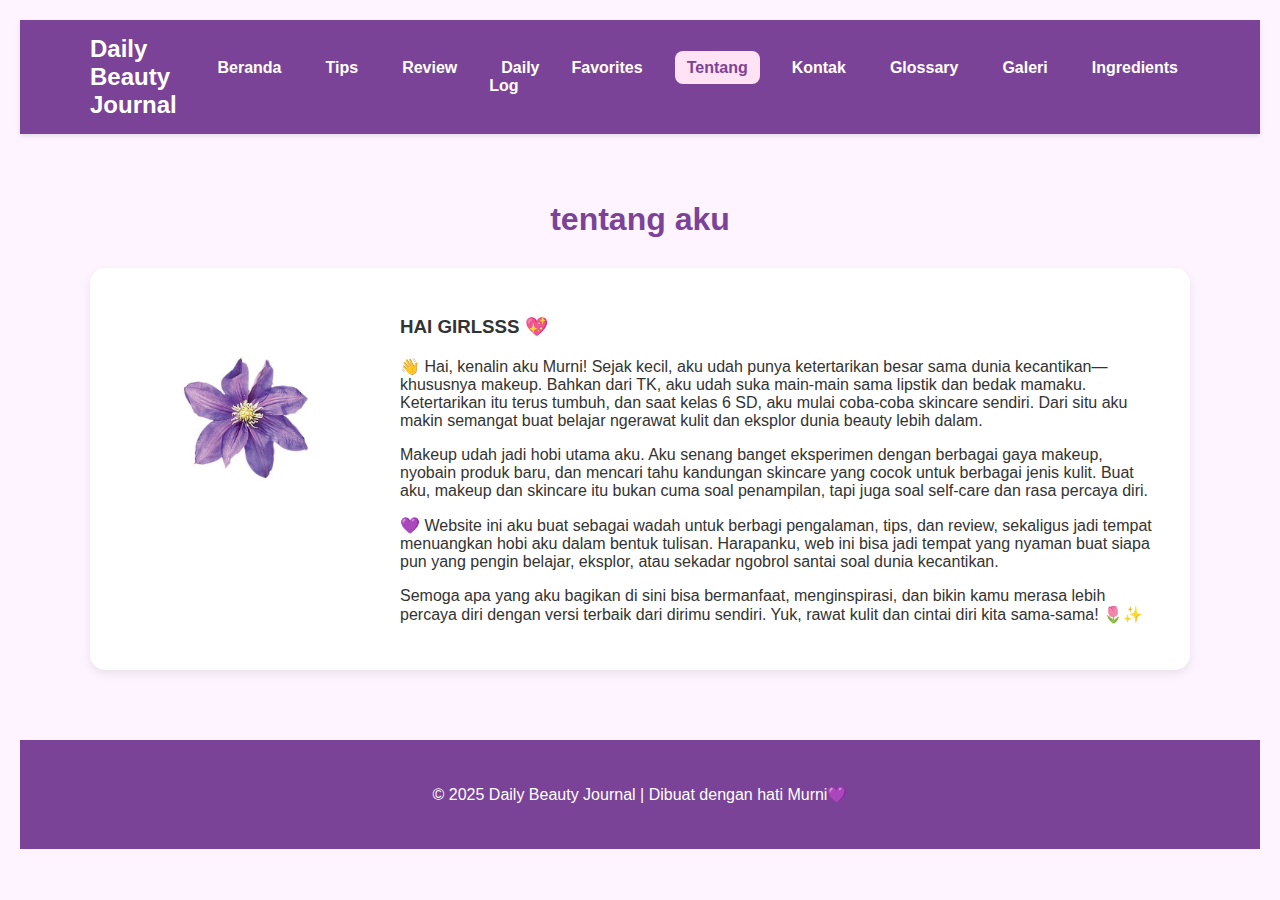
<file: tentang.html>
<!DOCTYPE html>
<html lang="id">
<head>
  <meta charset="UTF-8">
  <meta name="viewport" content="width=device-width, initial-scale=1.0">
  <title>Tentang Aku - Daily Beauty Journal</title>
  <link rel="stylesheet" href="style.css">
</head>
<body>
  <header>
    <div class="container">
      <div class="logo">Daily Beauty Journal</div>
      <nav>
        <ul>
            <li><a href="index.html">Beranda</a></li>
            <li><a href="tips.html">Tips</a></li>
            <li><a href="riview.html">Review</a></li>
            <li><a href="daily log.html">Daily Log</a></li>
            <li><a href="favorite.html">Favorites</a></li>
            <li><a href="tentang.html" class="active">Tentang</a></li>
            <li><a href="kontak.html">Kontak</a></li>
            <li><a href="glossary.html">Glossary</a></li>
            <li><a href="galeri.html">Galeri</a></li>
            <li><a href="ingredients">Ingredients</a></li>
        </ul>
      </nav>
    </div>
  </header>

  <main class="container">
    <h2>tentang aku</h2>
    <div class="about-container">
      <img src="aset/bunga ungu.jpeg" alt="Foto Murni" class="about-photo">
      <div class="about-text">
        <h3>HAI GIRLSSS 💖</h3>
        <p>
        👋 Hai, kenalin aku Murni! Sejak kecil, aku udah punya ketertarikan besar sama dunia kecantikan—khususnya makeup. Bahkan dari TK, aku udah suka main-main sama lipstik dan bedak mamaku. Ketertarikan itu terus tumbuh, dan saat kelas 6 SD, aku mulai coba-coba skincare sendiri. Dari situ aku makin semangat buat belajar ngerawat kulit dan eksplor dunia beauty lebih dalam.
        <p>
          Makeup udah jadi hobi utama aku. Aku senang banget eksperimen dengan berbagai gaya makeup, nyobain produk baru, dan mencari tahu kandungan skincare yang cocok untuk berbagai jenis kulit. Buat aku, makeup dan skincare itu bukan cuma soal penampilan, tapi juga soal self-care dan rasa percaya diri.
        <p>
         💜 Website ini aku buat sebagai wadah untuk berbagi pengalaman, tips, dan review, sekaligus jadi tempat menuangkan hobi aku dalam bentuk tulisan. Harapanku, web ini bisa jadi tempat yang nyaman buat siapa pun yang pengin belajar, eksplor, atau sekadar ngobrol santai soal dunia kecantikan.
        </p>
        <p>Semoga apa yang aku bagikan di sini bisa bermanfaat, menginspirasi, dan bikin kamu merasa lebih percaya diri dengan versi terbaik dari dirimu sendiri. Yuk, rawat kulit dan cintai diri kita sama-sama! 🌷✨</p>
      </div>
    </div>
  </main>
  
  <footer>
    <div class="container">
      <p>© 2025 Daily Beauty Journal | Dibuat dengan hati Murni💜</p>
    </div>
  </footer>
</body>
</html>
</file>
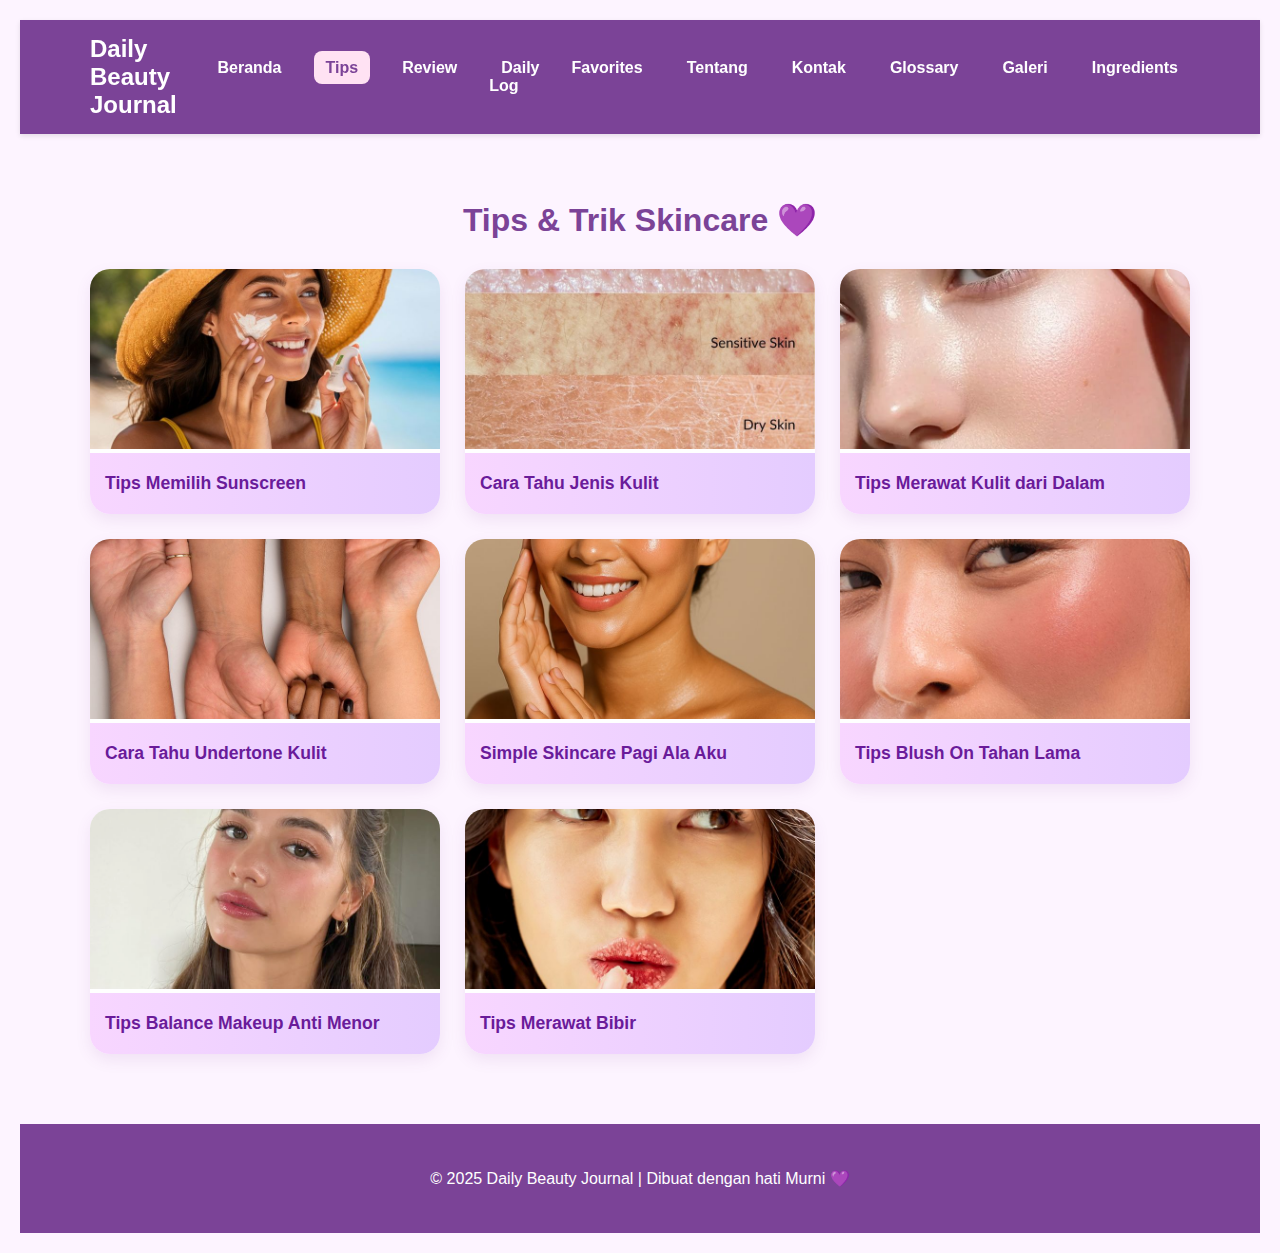
<file: tips.html>
<!DOCTYPE html>
<html lang="id">
<head>
  <meta charset="UTF-8">
  <meta name="viewport" content="width=device-width, initial-scale=1.0">
  <title>Tips & Trik - Daily Beauty Journal</title>
  <link rel="stylesheet" href="style.css">
</head>
<body>
  <header>
    <div class="container">
      <div class="logo">Daily Beauty Journal</div>
      <nav>
        <ul>
          <li><a href="index.html">Beranda</a></li>
          <li><a href="tips.html" class="active">Tips</a></li>
          <li><a href="riview.html">Review</a></li>
          <li><a href="daily log.html">Daily Log</a></li>
          <li><a href="favorite.html">Favorites</a></li>
          <li><a href="tentang.html">Tentang</a></li>
          <li><a href="kontak.html">Kontak</a></li>
          <li><a href="glossary.html">Glossary</a></li>
          <li><a href="galeri.html">Galeri</a></li>
          <li><a href="ingredients.html">Ingredients</a></li>
        </ul>
      </nav>
    </div>
  </header>

  <main class="container">
    <h2>Tips & Trik Skincare 💜</h2>
    <div class="content-grid">
      <div class="card" onclick="openModal('modal1')">
        <img src="aset/Wear Sunscreen.jpeg" alt="Tips Sunscreen">
        <div class="card-info"><h4>Tips Memilih Sunscreen</h4></div>
      </div>
      <div class="card" onclick="openModal('modal2')">
        <img src="aset/skin type.jpeg" alt="Tips Masker">
        <div class="card-info"><h4>Cara Tahu Jenis Kulit</h4></div>
      </div>
      <div class="card" onclick="openModal('modal3')">
        <img src="aset/tips glowing.jpeg" alt="Tips Serum">
        <div class="card-info"><h4>Tips Merawat Kulit dari Dalam</h4></div>
      </div>
      <div class="card" onclick="openModal('modal4')">
        <img src="aset/undertone.jpeg" alt="Double Cleansing">
        <div class="card-info"><h4>Cara Tahu Undertone Kulit</h4></div>
      </div>
      <div class="card" onclick="openModal('modal5')">
        <img src="aset/skincare pagi.jpg" alt="Moisturizer">
        <div class="card-info"><h4>Simple Skincare Pagi Ala Aku</h4></div>
      </div>
      <div class="card" onclick="openModal('modal6')">
        <img src="aset/blush on tips.jpg" alt="Eye Cream">
        <div class="card-info"><h4>Tips Blush On Tahan Lama</h4></div>
      </div>
      <div class="card" onclick="openModal('modal7')">
        <img src="aset/balance makeup.jpg" alt="Skincare Pagi">
        <div class="card-info"><h4>Tips Balance Makeup Anti Menor</h4></div>
      </div>
      <div class="card" onclick="openModal('modal8')">
        <img src="aset/gambar bibir.jpeg" alt="Lip Care">
        <div class="card-info"><h4>Tips Merawat Bibir</h4></div>
      </div>
    </div>
  </main>

  <footer>
    <div class="container">
      <p>© 2025 Daily Beauty Journal | Dibuat dengan hati Murni 💜</p>
    </div>
  </footer>

  <div class="modal" id="modal1"><div class="modal-content"><span class="close-btn" onclick="closeModal('modal1')">&times;</span><h3>Tips Memilih Sunscreen</h3><ul><li><b>Berdasarkan SPF:</b><ul><li>SPF 30: Cocok untuk kegiatan di dalam ruangan atau keluar sebentar.</li><li>SPF 50: Cocok untuk kegiatan banyak di luar ruangan seperti olahraga atau liburan ke pantai.</li></ul></li><li><b>Berdasarkan Tekstur:</b><ul><li>Cream/Lotion: Cocok untuk dry skin.</li><li>Gel/Water-based: Cocok untuk oily skin.</li><li>Spray/Stick: Praktis untuk reapply tanpa ribet.</li></ul></li></ul></div></div>
  <div class="modal" id="modal2"><div class="modal-content"><span class="close-btn" onclick="closeModal('modal2')">&times;</span><h3>Trik Cepat Tahu Jenis Kulit</h3><p>Supaya kamu gak salah pilih skincare dan makeup:</p><ul><li>Cuci muka seperti biasa menggunakan facewash yang gentle.</li><li>Keringkan wajah, lalu tunggu selama 30-60 menit tanpa memakai produk apapun.</li><li>Amati dan rasakan wajahmu:<ul><li>Jika seluruh wajah berminyak: <b>Oily Skin</b>.</li><li>Jika terasa kencang/ketarik: <b>Dry Skin</b>.</li><li>Jika biasa saja (tidak kering/berminyak): <b>Normal/Kombinasi</b>.</li></ul></li></ul></div></div>
  <div class="modal" id="modal3"><div class="modal-content"><span class="close-btn" onclick="closeModal('modal3')">&times;</span><h3>Tips Glowing Luar Dalam</h3><ul><li><b>Jaga Pola Makan:</b> Perbanyak konsumsi buah dan sayuran.</li><li><b>Cukupi Kebutuhan Air:</b> Minum air putih minimal 8 gelas per hari.</li><li><b>Tidur Cukup & Berkualitas:</b> Tidur 6-8 jam sehari dan rajin ganti sarung bantal.</li><li><b>Kelola Stres:</b> Lakukan hobi yang kamu suka, yoga, atau meditasi.</li></ul></div></div>
  <div class="modal" id="modal4"><div class="modal-content"><span class="close-btn" onclick="closeModal('modal4')">&times;</span><h3>Cara Tahu Undertone Kulit</h3><p>Cek warna urat nadi di pergelangan tanganmu di bawah cahaya:</p><ul><li>Jika berwarna biru/ungu: <b>Cool Undertone</b>.</li><li>Jika berwarna kehijauan: <b>Warm Undertone</b>.</li><li>Jika campuran keduanya: <b>Neutral Undertone</b>.</li></ul></div></div>
  <div class="modal" id="modal5"><div class="modal-content"><span class="close-btn" onclick="closeModal('modal5')">&times;</span><h3>Urutan Skincare Pagi Simple Ala Aku</h3><p>Aku cuma pakai 3 step!</p><ul><li>Cuci muka hanya dengan air.</li><li>Pakai Toner untuk melembapkan.</li><li>Pakai Serum sesuai kebutuhan kulit.</li><li>Tutup dengan Sunscreen.</li></ul></div></div>
  <div class="modal" id="modal6"><div class="modal-content"><span class="close-btn" onclick="closeModal('modal6')">&times;</span><h3>Tips Blush-On Tahan Seharian (Teknik Sandwich)</h3><ul><li>Gunakan <b>Cream Blush</b> sebagai dasar.</li><li>Set dengan <b>Loose Powder / Compact Powder</b>.</li><li>Timpa lagi dengan <b>Powder Blush</b> untuk warna lebih intens.</li><li>Kunci dengan <b>Setting Spray</b>.</li></ul></div></div>
  <div class="modal" id="modal7"><div class="modal-content"><span class="close-btn" onclick="closeModal('modal7')">&times;</span><h3>Tips Balance Makeup Anti Menor</h3><p>Dari 4 bagian (alis, mata, pipi, bibir), pilih maksimal 2 bagian untuk ditonjolkan.</p><p>Contoh: Jika kamu ingin menonjolkan alis (bold) dan pipi (blush on intens), maka riasan mata dan bibir harus dibuat lebih natural/soft.</p></div></div>
  <div class="modal" id="modal8"><div class="modal-content"><span class="close-btn" onclick="closeModal('modal8')">&times;</span><h3>Tips Merawat Bibir</h3><ul><li><b>Harian:</b><ul><li>Selalu pakai lip balm.</li><li>Gunakan lip balm ber-SPF saat keluar rumah.</li><li>Jangan mengelupas kulit bibir!</li><li>Gunakan lip mask/lip sleeping mask sebelum tidur.</li></ul></li><li><b>Mingguan:</b><ul><li>Lakukan scrub bibir dengan produk lip scrub atau DIY (gula+madu).</li></ul></li></ul></div></div>

  <script>function openModal(id){document.getElementById(id).style.display='flex'}function closeModal(id){document.getElementById(id).style.display='none'}</script>
</body>
</html>
</file>
<file: style.css>
body {
  margin: 0;
  font-family: 'Segoe UI', sans-serif;
  background-color: #fdf4ff;
  color: #333;
}

.container {
  width: 90%;
  max-width: 1100px;
  margin: 20px auto;
}

main {
  padding: 20px 0;
}

h2 {
  text-align: center;
  color: #7b4397;
  font-size: 2em;
  margin-bottom: 30px;
}

header {
  background-color: #7b4397;
  color: white;
  padding: 15px 0;
  position: sticky;
  top: 0;
  z-index: 100;
  box-shadow: 0 2px 5px rgba(0,0,0,0.1);
}

header .container {
  display: flex;
  justify-content: space-between;
  align-items: center;
  margin-top: 0;
  margin-bottom: 0;
}

.logo {
  font-size: 1.5em;
  font-weight: bold;
}

nav ul {
  list-style: none;
  display: flex;
  margin: 0;
  padding: 0;
  gap: 20px;
}

nav ul li a {
  text-decoration: none;
  color: white;
  font-weight: bold;
  padding: 8px 12px;
  border-radius: 8px;
  transition: background-color 0.3s, color 0.3s;
}

nav ul li a:hover {
  background-color: rgba(255, 255, 255, 0.2);
}

nav ul li a.active {
  background-color: #ffe2f3;
  color: #7b4397;
}

.hero {
  padding: 0;
  margin: 0;
  width: 100%;
  max-width: 100%;
}
.hero .container {
  display: flex;
  flex-wrap: wrap;
  align-items: center;
  justify-content: space-between;
  background: linear-gradient(to right, #9f6ee6, #cbb4ec);
  color: white;
  padding: 40px;
  border-radius: 20px;
}
.hero-content {
  flex: 1;
  padding-right: 20px;
}
.hero-image img {
  width: 150px;
  height: 150px;
  object-fit: cover;
  border-radius: 50%;
  border: 4px solid white;
}
.button {
  background-color: white;
  color: #7b4397;
  padding: 12px 25px;
  border-radius: 25px;
  text-decoration: none;
  display: inline-block;
  margin-top: 20px;
  font-weight: bold;
  transition: transform 0.2s;
}
.button:hover {
  transform: scale(1.05);
}

.content-grid {
  display: grid;
  grid-template-columns: repeat(auto-fit, minmax(280px, 1fr));
  gap: 25px;
  justify-content: center;
}
.card {
  background: #ffffff;
  border-radius: 20px;
  overflow: hidden;
  box-shadow: 0 6px 15px rgba(123, 67, 151, 0.1);
  cursor: pointer;
  transition: transform 0.3s ease;
}
.card:hover {
  transform: translateY(-5px);
}
.card img {
  width: 100%;
  height: 180px;
  object-fit: cover;
}
.card-info {
  padding: 15px;
  background: linear-gradient(to right, #f8d6ff, #e4ccff);
  text-align: left;
}
.card-info h4 {
  margin: 5px 0;
  font-size: 1.1em;
  color: #6a1b9a;
}
.card-info .date, .card-info .rating {
  font-size: 0.9em;
  color: #4a148c;
}
.favorite-item { 
  padding: 20px;
  text-align: center;
}
.favorite-item img {
  height: 120px;
  width: 120px;
  object-fit: contain;
  margin-top: 10px;
}
.favorite-item .reason {
  font-size: 0.9em;
  color: #555;
  margin-top: 10px;
}

.about-container, .kontak-container {
  background: #fff;
  padding: 30px;
  border-radius: 15px;
  box-shadow: 0 4px 10px rgba(0,0,0,0.08);
  display: flex;
  gap: 30px;
  align-items: flex-start;
}
.about-photo {
  width: 250px;
  border-radius: 20px;
  object-fit: cover;
}
.about-text {
  flex: 1;
}
.kontak-form {
  max-width: 600px;
  margin: 40px auto;
  background: #fff;
  padding: 30px;
  border-radius: 15px;
}
.kontak-form label { display: block; margin-top: 15px; color: #7b4397; }
.kontak-form input, .kontak-form textarea { width: 100%; padding: 12px; border-radius: 8px; border: 1px solid #ccc; margin-top: 5px; box-sizing: border-box;}
.kontak-form button { background: #c77dff; color: white; padding: 12px 25px; border: none; margin-top: 20px; border-radius: 10px; cursor: pointer; width: 100%; }
.kontak-form button:hover { background: #a55cd1; }
.sosmed { text-align: center; line-height: 1.8; }
.sosmed a { color: #7b4397; }

.modal {
  display: none;
  position: fixed;
  z-index: 1000;
  top: 0; left: 0;
  width: 100%; height: 100%;
  background: rgba(0,0,0,0.6);
  justify-content: center;
  align-items: center;
}
.modal-content {
  background: white;
  padding: 25px;
  width: 90%;
  max-width: 500px;
  max-height: 80vh;
  overflow-y: auto;
  border-radius: 20px;
  position: relative;
  text-align: left;
  line-height: 1.7;
}
.close-btn {
  position: absolute;
  top: 15px; right: 25px;
  font-size: 1.8em;
  color: #aaa;
  cursor: pointer;
  transition: color 0.2s;
}
.close-btn:hover { color: #333; }
.modal-content h3 { color: #7b4397; margin-top: 0; }
.modal-content ul { padding-left: 20px; }

footer {
  background-color: #7b4397;
  color: white;
  text-align: center;
  padding: 25px;
  margin-top: 50px;
}
.galeri-container {
  display: grid;
  grid-template-columns: repeat(auto-fit, minmax(200px, 1fr));
  gap: 25px;
  max-width: 1000px;
  margin: 40px auto;
}
.galeri-item {
  background: #fff;
  border-radius: 15px;
  overflow: hidden;
  box-shadow: 0 4px 10px rgba(0,0,0,0.08);
  text-align: center;
}
.galeri-item img {
  width: 100%;
  height: 200px;
  object-fit: cover;
}
.caption {
  padding: 10px;
  font-size: 0.9em;
  color: #7b4397;
}
body {
  font-family: 'Segoe UI', sans-serif;
  background: #fdf4ff;
  margin: 0;
  padding: 20px;
}

h2 {
  text-align: center;
  color: #7b4397;
}

.ingredients-container {
  max-width: 800px;
  margin: 30px auto;
  display: flex;
  flex-direction: column;
  gap: 20px;
}

.ingredient-box {
  background: #fff;
  padding: 20px;
  border-radius: 15px;
  box-shadow: 0 4px 12px rgba(0,0,0,0.1);
}

.ingredient-box h3 {
  color: #6a1b9a;
  margin-top: 0;
}

.ingredient-box p {
  color: #444;
  line-height: 1.6;
}
body {
  font-family: 'Segoe UI', sans-serif;
  background: #fdf4ff;
  margin: 0;
  padding: 20px;
}

h2 {
  text-align: center;
  color: #7b4397;
}

.glossary-container {
  max-width: 800px;
  margin: 30px auto;
  display: flex;
  flex-direction: column;
  gap: 20px;
}

.term-box {
  background: #fff;
  padding: 20px;
  border-radius: 15px;
  box-shadow: 0 4px 12px rgba(0,0,0,0.1);
}

.term-box h3 {
  margin: 0 0 10px;
  color: #6a1b9a;
}

.term-box p {
  margin: 0;
  color: #444;
  line-height: 1.6;
}
</file>
